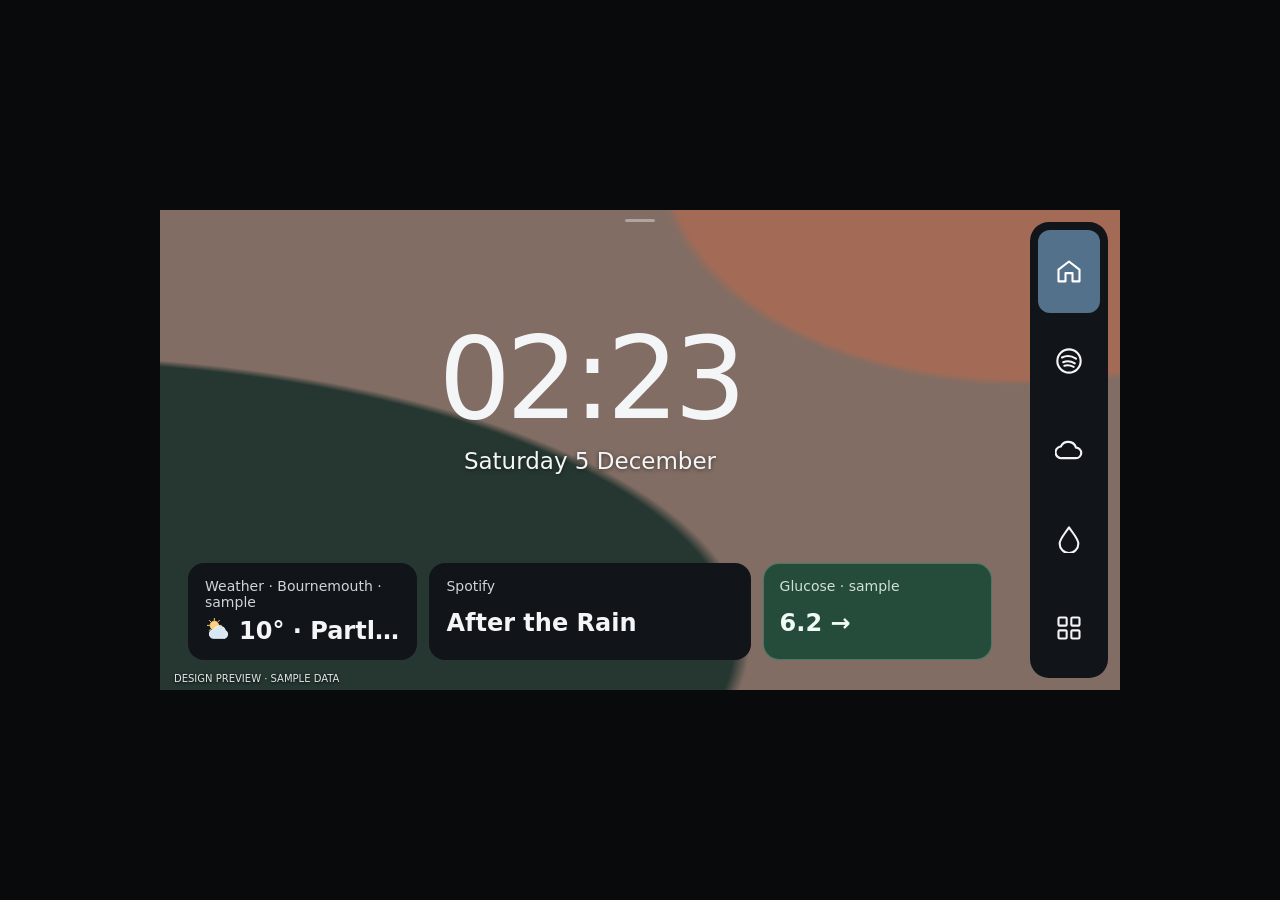
<file: Echo Show 5 Gen 1/prototype/index.html>
<!doctype html>
<html lang="en"><head><meta charset="utf-8"><meta name="viewport" content="width=device-width,initial-scale=1"><title>Desk — Echo Show prototype</title><link rel="stylesheet" href="style.css"><link rel="icon" href="favicon.svg" type="image/svg+xml"><script defer src="spotify-preview.js"></script><script defer src="playback-clock.js"></script><script defer src="spotify-live.js"></script><script defer src="album-palette.js"></script><script defer src="weather-preview.js"></script><script defer src="weather-live.js"></script><script defer src="glucose-chart.js"></script><script defer src="glucose-preview.js"></script><script defer src="glucose-live.js"></script><script defer src="app.js"></script></head>
<body><main id="screen" aria-label="960 by 480 dashboard preview">
<div id="page"></div>
<div id="shade" hidden></div>
<aside id="rail" aria-label="Navigation"></aside>
<button id="reveal" aria-label="Reveal navigation" hidden>‹</button>
<button id="quickHandle" aria-label="Open quick settings" title="Swipe down or click for browser testing"></button>
<section id="drawer" class="overlay" aria-label="Apps" hidden></section>
<section id="quick" class="overlay" aria-label="Quick settings" hidden></section>
<section id="devices" class="overlay" aria-label="Playback devices" hidden></section>
<section id="weatherDetails" class="overlay" aria-label="Forecast details" hidden></section>
<span id="demo">DESIGN PREVIEW · SAMPLE DATA</span>
<div id="dim" aria-hidden="true"></div>
</main></body></html>
</file>
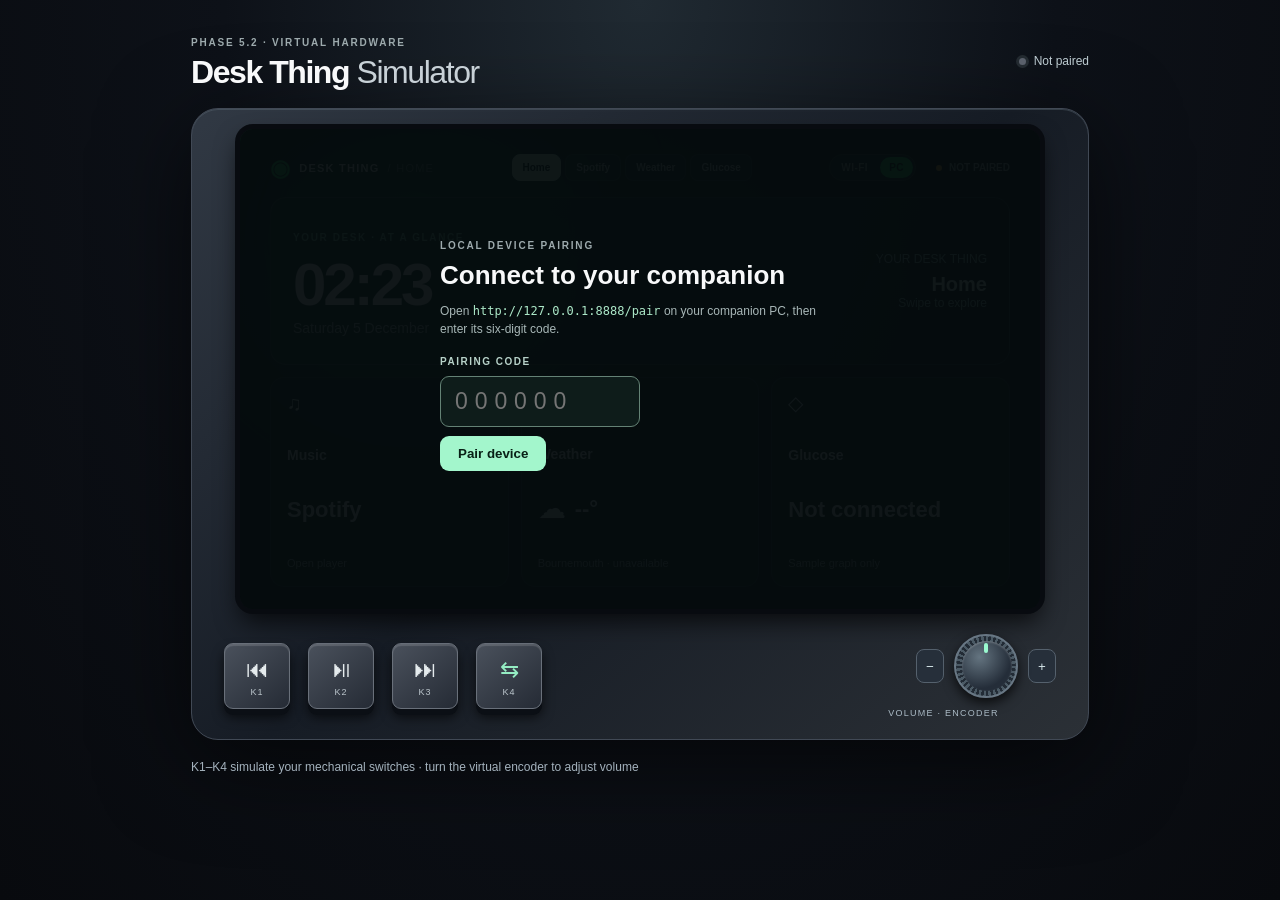
<file: templates/device.html>
<!doctype html>
<html lang="en">
<head>
<meta charset="utf-8">
<meta name="viewport" content="width=device-width,initial-scale=1">
<title>Desk Thing · Multi-Dashboard Preview</title>
<!-- The physical-device preview now uses the same screen design as the original player. -->
<link rel="stylesheet" href="/static/ui.css?v=5.1">
<link rel="stylesheet" href="/static/device.css?v=5.1">
<link rel="stylesheet" href="/static/desk-dashboard.css?v=1.1">
<script src="/static/device.js?v=5.2" defer></script>
<script src="/static/glucose-history.js?v=0.2" defer></script>
<script src="/static/glucose-chart.js?v=0.8" defer></script>
<script src="/static/desk-dashboard.js?v=1.1" defer></script>
</head>
<body>
<main class="simulator">
  <header class="intro"><div><span class="eyebrow">PHASE 5.2 · VIRTUAL HARDWARE</span><h1>Desk Thing <span>Simulator</span></h1></div><div class="connect-indicator"><i id="networkDot"></i><span id="networkText">Not paired</span></div></header>
  <div class="shell" id="shell">
    <section class="screen" aria-label="800 by 480 touchscreen simulator">
      <div class="surface">
        <header class="topbar">
          <div class="brand"><span class="brand-dot">◉</span> DESK THING <span class="brand-sub">/ SPOTIFY</span></div>
          <div class="topright"><div class="mode-switch" role="group" aria-label="Playback source"><button type="button" id="modeSpotify" class="mode-choice" aria-pressed="false">WI-FI</button><button type="button" id="modePC" class="mode-choice active" aria-pressed="true">PC</button></div><span class="connection"><i id="statusLamp"></i><span id="connectionText">PAIRING</span></span></div>
        </header>
        <div class="content">
          <div class="art-frame" id="artFrame"><div class="art-fallback" id="fallback">♫</div><img id="cover" alt="Album artwork" crossorigin="anonymous" hidden></div>
          <div class="details"><div class="overline">NOW PLAYING</div><h1 id="track">Waiting for companion</h1><p id="artist">Pair the simulated device to continue</p><p class="album" id="album"></p>
            <div class="timeline"><div class="progress-line"><div id="progressFill"></div></div><div class="time-row"><span id="elapsed">0:00</span><span id="duration">0:00</span></div></div>
            <div class="transport">
              <button id="back" type="button" class="transport-btn" aria-label="Previous track" title="Previous (K1)"><svg viewBox="0 0 24 24" aria-hidden="true"><rect x="3" y="5" width="2.5" height="14" rx=".6"/><path d="M12 5 5.8 12 12 19V5Zm8 0-6.2 7 6.2 7V5Z"/></svg></button>
              <button id="play" type="button" class="play-btn" aria-label="Play" title="Play/Pause (K2)"><svg viewBox="0 0 24 24" aria-hidden="true"><path d="M6.5 4.5c0-.5.55-.8.99-.5L19.4 11.5c.39.25.39.75 0 1L7.49 20c-.44.3-.99 0-.99-.5V4.5Z"/></svg></button>
              <button id="next" type="button" class="transport-btn" aria-label="Next track" title="Next (K3)"><svg viewBox="0 0 24 24" aria-hidden="true"><rect x="18.5" y="5" width="2.5" height="14" rx=".6"/><path d="M4 5 10.2 12 4 19V5Zm8 0 6.2 7-6.2 7V5Z"/></svg></button>
            </div>
          </div>
        </div>
        <div class="bottom"><div class="device-name"><span class="device-icon">▣</span><span id="deviceName">No playback device</span></div><div class="volume-group"><span id="volumeSource" class="volume-source">SPOTIFY</span><span class="vol-icon" id="volumeIcon" role="img" aria-label="Volume unavailable"></span><input id="volume" type="range" min="0" max="100" value="20" aria-label="Spotify volume"><span id="volumeLabel">--%</span></div></div>
        <div class="pair-overlay" id="pairOverlay"><form id="pairForm" class="pair-box"><span class="eyebrow">LOCAL DEVICE PAIRING</span><h3>Connect to your companion</h3><p>Open <code>http://127.0.0.1:8888/pair</code> on your companion PC, then enter its six-digit code.</p><label for="code">PAIRING CODE</label><input id="code" name="code" inputmode="numeric" maxlength="6" autocomplete="one-time-code" pattern="[0-9]{6}" placeholder="000000" required><button type="submit">Pair device</button><div class="pair-error" id="pairError" role="alert"></div></form></div>
      </div>
    </section>
    <div class="hardware"><div class="key-set">
      <button class="key" data-action="previous" title="Key 1 · Previous"><span>⏮</span><small>K1</small></button>
      <button class="key" data-action="toggle" title="Key 2 · Play/Pause"><span>⏯</span><small>K2</small></button>
      <button class="key" data-action="next" title="Key 3 · Next"><span>⏭</span><small>K3</small></button>
      <button class="key mode-key" data-action="mode" title="Key 4 · PC / Wi-Fi"><span>⇆</span><small>K4</small></button>
    </div><div class="knob-group"><button class="adjust" id="volDown" title="Encoder left">−</button><button id="knob" class="knob" aria-label="Volume encoder; mouse wheel adjusts volume"><span class="indicator"></span><span class="knob-core"></span></button><button class="adjust" id="volUp" title="Encoder right">+</button><small>VOLUME · ENCODER</small></div></div>
  </div>
  <footer><span id="hint" role="status">K1–K4 simulate your mechanical switches · turn the virtual encoder to adjust volume</span><button id="disconnect" hidden>Forget pairing on this browser</button></footer>
</main>
</body>
</html>
</file>
<file: Echo Show 5 Gen 1/prototype/style.css>
*{box-sizing:border-box} :root{color-scheme:dark;font:16px system-ui,sans-serif;background:#080a0c;color:#f3f5f7}
body{margin:0;min-height:100vh;display:grid;place-items:center}
button,select,input{font:inherit;color:inherit}button,select{background:var(--control);border:1px solid var(--border);border-radius:12px;padding:10px 14px;cursor:pointer}button:focus-visible,select:focus-visible,input:focus-visible{outline:2px solid #a9d5ff;outline-offset:2px}button:disabled{opacity:.45;cursor:default}[hidden]{display:none!important}
#screen{--panel:#242a31;--control:#303740;--border:#4c5560;--muted:#bac3cc;--accent:#a6c9ed;--rail-opacity:1;--neutral-surface:rgba(17,20,24,var(--rail-opacity));--speed:180ms;position:relative;width:min(960px,100vw);aspect-ratio:2/1;max-height:480px;overflow:hidden;background:#14181d;isolation:isolate}
#screen[data-theme=black]{--panel:#171717;--control:#272727;--border:#454545;--muted:#b6b6b6;--accent:#ddd;background:#080808}
#page{position:absolute;inset:0 0 0 0;padding:22px 28px 30px;overflow:hidden;display:flex;flex-direction:column;transition:right var(--speed) ease}
#screen.expanded #page{right:100px}
#screen[data-animation=none] *{transition:none!important;animation:none!important}
#screen[data-animation=fade] #page{transition:none}
#screen[data-page=home]{background:radial-gradient(ellipse at 90% -10%,#a36b56 0 29%,transparent 30%),radial-gradient(ellipse at -15% 90%,#263731 0 46%,transparent 47%),#816d64}
.home{display:flex;flex-direction:column;flex:1;justify-content:center;text-align:center;min-height:0}.clock{font-size:clamp(45px,11vw,114px);line-height:1;font-weight:300;letter-spacing:-.045em;font-variant-numeric:tabular-nums}.date{font-size:clamp(14px,2.2vw,23px);margin-top:12px;text-shadow:0 1px 4px #0008}
.tiles{display:grid;grid-template-columns:1fr 1.4fr 1fr;gap:12px;margin-top:auto}.tile{text-align:left;min-width:0;background:var(--neutral-surface);border:1px solid transparent;border-radius:16px;padding:14px 16px;display:grid;gap:7px}.tile span{font-size:14px;color:#d0d4da}.tile strong{font-size:clamp(14px,2.2vw,24px);white-space:nowrap;overflow:hidden;text-overflow:ellipsis}
#rail{position:absolute;z-index:4;right:12px;top:12px;bottom:12px;width:78px;display:flex;flex-direction:column;gap:6px;padding:8px;border-radius:19px;background:var(--neutral-surface);transform:translateX(115%);transition:transform var(--speed) ease,opacity var(--speed) ease;opacity:0;pointer-events:none}
.expanded #rail{transform:none;opacity:1;pointer-events:auto}#screen[data-animation=fade] #rail{transform:none}#screen[data-rail=edge] #rail{right:0;top:0;bottom:0;border-radius:0}#screen[data-rail=transparent]{--neutral-surface:rgba(17,20,24,calc(var(--rail-opacity)*.55))}
#rail button{min-height:48px;flex:1;display:grid;place-items:center;padding:0;border:0;background:transparent;border-radius:12px}#rail:not([data-drawer-open=true]) button[aria-current=page],#rail button[aria-expanded=true]{background:#53718b;color:white}svg.icon{width:28px;height:28px;fill:none;stroke:currentColor;stroke-width:1.8;stroke-linecap:round;stroke-linejoin:round}
#reveal{position:absolute;z-index:3;right:0;top:calc(50% - 32px);width:38px;height:64px;border:0;background:#141c20b8;border-radius:12px 0 0 12px;font-size:36px;padding:0}#quickHandle{position:absolute;z-index:3;top:0;left:calc(50% - 32px);width:64px;height:20px;background:none;border:0;padding:0}#quickHandle:after{content:"";display:block;width:30px;height:3px;margin:4px auto;border-radius:9px;background:#ffffff60}
#shade{position:absolute;inset:0;background:#0007;z-index:5}.overlay{position:absolute;z-index:6;background:var(--panel);border:1px solid var(--border);border-radius:18px;padding:18px;box-shadow:0 8px 30px #0005;overflow:auto}.overlay header{display:flex;align-items:center;justify-content:space-between;margin-bottom:14px;font-size:20px;font-weight:600}.overlay header button{padding:4px 12px;font-size:22px}#drawer{top:12px;bottom:12px;right:102px;width:350px}#quick{top:12px;left:50%;transform:translateX(-50%);width:min(590px,88%);max-height:calc(100% - 24px)}.app-grid{display:grid;grid-template-columns:1fr 1fr;gap:9px}.app-grid button{min-height:75px;display:grid;place-items:center;gap:4px;font-size:14px}.app-grid small{color:var(--muted)}
.setting{display:flex;align-items:center;justify-content:space-between;gap:12px;background:var(--panel);padding:11px 13px;border-radius:9px;margin:6px 0}.setting input[type=range]{width:130px}.setting input[type=checkbox]{width:22px;height:22px;accent-color:#83b5dc}.setting label{flex:1}.setting select{padding:5px 8px}.setting small{display:block;color:var(--muted);font-size:12px}
.settings-layout{display:grid;grid-template-columns:160px 1fr;gap:15px;min-height:0;flex:1}.categories{display:flex;flex-direction:column;gap:6px;overflow:auto}.categories button{text-align:left;padding:10px}.categories button.active{background:#46647d}.details{overflow:auto;min-width:0;padding-right:5px}h1{margin:0 0 14px;font-size:25px}h2{font-size:20px;margin:0 0 9px}.placeholder{margin:auto;max-width:490px;text-align:center;color:var(--muted)}.placeholder h1{color:#f1f4f8}
html[data-device-gateway="1"] #demo{display:none}
#demo{position:absolute;left:14px;bottom:6px;font-size:10px;color:#e3e8eb;text-shadow:0 1px 3px #000;pointer-events:none;z-index:7}#dim{position:absolute;inset:0;background:#000;opacity:0;pointer-events:none;z-index:8}
@media(prefers-reduced-motion:reduce){*{transition:none!important;animation:none!important}}
@media(max-width:700px){#screen{width:960px;max-height:none;flex:none}body{display:block;overflow:auto}}
/* Spotify preview, 960 x 480, no permanent volume control. */
#screen[data-page=spotify]{--spotify-accent:#26d765;background:linear-gradient(125deg,var(--album-color,#344e49),var(--album-dark,#10191c) 72%);color:#f1faf6}
#screen[data-page=spotify][data-spotify-background=art]{background:radial-gradient(ellipse at 15% 25%,var(--album-color),transparent 65%),linear-gradient(135deg,var(--album-dark),#101514)}
#screen[data-page=spotify][data-spotify-background=theme]{background:#14181d}
#screen[data-page=spotify][data-spotify-background=theme][data-theme=black]{background:#080808}
#screen[data-page=spotify] #page{padding:19px 39px 30px 26px}
.spotify-header{display:flex;justify-content:space-between;align-items:center;height:43px;flex-shrink:0;margin-bottom:12px;font-size:14px;letter-spacing:2px;color:#deebe5}
.spotify-header select{letter-spacing:0;min-width:0;width:fit-content;max-width:70%;padding:7px 12px;background:#111c19b8;border-color:#ffffff35}
.spotify-layout{display:grid;grid-template-columns:minmax(0,39%) minmax(0,1fr);align-items:center;gap:22px;flex:1;min-height:0}
.album{aspect-ratio:1;max-height:100%;overflow:hidden;border-radius:17px;box-shadow:0 8px 24px #0004}.album svg{display:block;width:100%;height:100%}
.player{min-width:0;display:flex;flex-direction:column;gap:17px;justify-content:center}.song{min-width:0}.song small{font-size:11px;letter-spacing:1.6px;color:#c2d6cc}.song h1{font-size:34px;margin:6px 0 4px;overflow:hidden;text-overflow:ellipsis;white-space:nowrap}.song>div{font-size:18px;color:#d2dfd8}.timeline{min-width:0}.timeline input{display:block;width:100%;height:27px;margin:0;accent-color:#c6e9d3;cursor:pointer;touch-action:none}.times{display:flex;justify-content:space-between;color:#d6e3db;font-size:12px}
.transport{display:flex;justify-content:space-between;align-items:center;gap:6px}.transport button{position:relative;width:49px;height:49px;background:transparent;border:0;display:grid;place-items:center;padding:0;color:#eef8f1}.transport button .icon{width:27px;height:27px}.transport button[aria-pressed=true]{color:#a9e8bb;background:#ffffff18}.transport button.play{width:70px;height:70px;border-radius:50%;background:#e3f1e8;color:#23372d}.transport button.play .icon{width:34px;height:34px}#repeatOne{position:absolute;right:5px;bottom:3px;font-size:11px}
.player-bottom{display:flex;gap:9px;align-items:center}.player-bottom button{height:49px;display:flex;align-items:center;gap:10px;border-color:#ffffff25;background:#172820b5}.player-bottom #deviceSelect{min-width:0;flex:1;text-align:left;padding:5px 12px;gap:8px}.player-bottom #deviceLabel{flex:1;min-width:0;overflow:hidden;white-space:nowrap;text-overflow:ellipsis;font-size:14px;line-height:1.2}.player-bottom #deviceSelect .icon{width:23px;height:23px;flex:none}.player-bottom #saveSong{width:52px;justify-content:center;padding:0}.player-bottom #saveSong[aria-pressed=true]{color:var(--spotify-accent)}.chevron{margin-left:auto}
#devices{top:50%;left:50%;transform:translate(-50%,-50%);width:min(570px,85%);max-height:90%}.device-note{font-size:12px;color:var(--muted)}.device-option{width:100%;display:flex;align-items:center;gap:12px;text-align:left;margin:8px 0;min-height:55px}.device-option span:last-child{margin-left:auto;font-size:12px;color:var(--muted)}.device-option[aria-pressed=true]{border-color:#9cceae;background:#365346}
#quickHandle,#reveal{touch-action:none}#screen{touch-action:pan-y}

/* Neutral album-adaptive controls, bare save icon. */
#screen[data-page=spotify] .spotify-header select,#screen[data-page=spotify] .player-bottom #deviceSelect{background:rgba(255,255,255,.10);border-color:rgba(255,255,255,.19);color:#fff}
#screen[data-page=spotify] .spotify-header select option{background:#252525;color:#fff}
#screen[data-page=spotify] .player-bottom #saveSong{background:transparent;border:0;color:#fff}
#screen[data-page=spotify] .player-bottom #saveSong[aria-pressed=true]{color:var(--spotify-accent)}
#screen[data-page=spotify] .player-bottom #deviceLabel{color:var(--spotify-accent)}
#screen[data-page=spotify] .player-bottom #deviceSelect .device-icon{color:var(--spotify-accent);width:23px;height:23px}
#screen[data-page=spotify] .player-bottom #deviceSelect>.dropdown-chevron{margin-left:auto}
#screen[data-page=spotify] #devices .device-option[aria-pressed=true],#screen[data-page=spotify] #devices .device-option[aria-pressed=true] span{color:var(--spotify-accent)}
#screen[data-page=spotify] .player-bottom #saveSong .icon{width:32px;height:32px}
#screen[data-page=spotify] .transport button[aria-pressed=true]{color:#a8efc2}
#screen[data-page=spotify] #playStatus{color:#e0e0e0}
#screen[data-page=spotify] #reveal{background:#15151585}
#screen[data-page=spotify] .album img{display:block;width:100%;height:100%;object-fit:contain}
.live-link{color:#e3f1e8;text-decoration:underline;font-size:14px;display:inline-block;margin-top:10px}.live-error{font-size:13px;color:#ffd5ac;margin:0;min-height:0}.live-error:empty{display:none}

/* Real album artwork: small colour sample, no live blur. */
#screen[data-page=spotify][data-spotify-background=art]{
 background-color:var(--album-dark,#15171a);
 background-image:linear-gradient(110deg,rgba(10,12,14,.76),rgba(10,12,14,.91)),var(--album-image,none),radial-gradient(ellipse at 15% 25%,var(--album-color,#40434c),var(--album-dark,#15171a));
 background-position:center;
 background-size:cover;
 background-repeat:no-repeat;
}
#screen[data-page=spotify][data-spotify-background=album]{
 background:linear-gradient(125deg,var(--album-color,#40434c),var(--album-dark,#15171a) 78%);
}
#screen[data-page=spotify] .album{background:rgba(255,255,255,.04)}
#screen[data-page=spotify] .album .placeholder{height:100%;display:grid;place-items:center;margin:0;max-width:none}

/* Weather, fixed 960x480 preview. Static local vector scene, no animated filters. */
#screen[data-page=weather]{background:linear-gradient(130deg,#152a41a8,#101e34dc),url("weather-sky.svg") center/cover no-repeat,#395b78;color:#f7fbff;touch-action:auto}
#screen[data-page=weather][data-weather-condition=clear]{background-color:#437899}
#screen[data-page=weather][data-weather-condition=rain],#screen[data-page=weather][data-weather-condition=storm]{background:linear-gradient(135deg,#24384b,#101a29)}
#screen[data-page=weather][data-weather-condition=night]{background:linear-gradient(135deg,#293759,#111625)}
#screen[data-page=weather][data-weather-condition=snow],#screen[data-page=weather][data-weather-condition=fog]{background:linear-gradient(135deg,#627689,#233447)}
#screen[data-page=weather] #page{padding:18px 44px 26px 26px;gap:8px}
.weather-title{display:flex;justify-content:space-between;align-items:center;font-size:13px;letter-spacing:1.7px;flex-shrink:0}
.weather-title small{font-size:11px;letter-spacing:0;color:#d4e0ee}
.weather-current{display:flex;align-items:center;justify-content:center;gap:20px;flex:1;min-height:110px}
.weather-current .weather-symbol{width:112px;height:112px;flex:none}
.weather-temp{font-size:82px;font-weight:300;line-height:.98;letter-spacing:-4px}
.weather-condition{font-size:18px;margin-top:5px;color:#e0eaf4}
.weather-stats{display:grid;grid-template-columns:repeat(5,minmax(0,1fr));gap:8px;flex:none}
.weather-stats>div{background:#13253b80;border:1px solid #ffffff18;border-radius:10px;min-width:0;text-align:center;padding:9px 4px;display:grid;gap:5px}
.weather-stats span{font-size:12px;color:#c9dbed}.weather-stats strong{font-size:20px;font-weight:550;white-space:nowrap}
.forecast-heading{display:flex;align-items:center;justify-content:space-between;letter-spacing:1.2px;font-size:11px;color:#d6e5f3;min-height:28px;flex:none}
.forecast-heading>div{display:flex;gap:5px}.forecast-heading button{height:30px;width:38px;padding:0;font-size:22px;background:#ffffff12;border-color:#ffffff30;line-height:1}
.forecast-days{display:flex;gap:10px;overflow-x:auto;scroll-snap-type:x proximity;scrollbar-width:thin;touch-action:pan-x;flex:none;padding:2px 0 5px}
.forecast-day{flex:0 0 calc((100% - 20px)/3);min-width:0;scroll-snap-align:start;display:flex;align-items:center;flex-direction:column;gap:2px;height:132px;padding:8px 5px;background:#13253bad;border-color:#ffffff24;color:#f4faff}
.forecast-day>span{font-size:14px}.forecast-day .weather-symbol{width:42px;height:42px}.forecast-day strong{font-size:22px;font-weight:600;white-space:nowrap}.forecast-day small{font-size:12px;color:#c4d6e7}.forecast-day strong small{font-size:16px;font-weight:400}
#weatherDetails{inset:22px 50px;max-height:calc(100% - 44px);background:#1d2e41;border-color:#64788b}
#weatherDetails header{margin-bottom:8px}.weather-detail-summary{display:flex;gap:17px;align-items:center;padding:6px 10px 12px;border-bottom:1px solid #ffffff22}
.weather-detail-summary .weather-symbol{width:80px;height:80px;flex:none}.weather-detail-summary strong{display:block;font-size:34px;font-weight:500}.weather-detail-summary span{font-size:15px;color:#c8d9e9}.detail-rain{margin-left:auto;text-align:right}
.hourly-days{display:grid;grid-template-columns:repeat(6,1fr);gap:7px}.hourly-days>div{display:grid;justify-items:center;gap:5px;padding:10px 2px;border-radius:10px;background:#ffffff09}
.hourly-days span,.hourly-days small{font-size:12px;color:#c8d9e9}.hourly-days strong{font-size:20px}.hourly-days .weather-symbol{width:40px;height:40px}
.weather-detail-footer{display:flex;justify-content:space-between;padding-top:16px;font-size:13px;color:#c8d9e9}
.tile .home-weather{display:flex;align-items:center;gap:6px}.tile .home-weather .weather-symbol{width:28px;height:28px;flex:none}.tile .home-weather span{font-size:inherit;color:inherit;overflow:hidden;text-overflow:ellipsis}

/* Weather review: upcoming hours by default; daily forecast remains accessible. */
.weather-forecast-heading{gap:10px}.weather-forecast-heading>span{margin-left:auto;text-align:right}
.forecast-heading .forecast-tabs{gap:3px;background:#12223685;border-radius:9px;padding:3px;flex:none}
.forecast-heading .forecast-tabs button{width:auto;padding:0 14px;font-size:12px;height:28px;border:0;border-radius:7px;background:transparent}
.forecast-heading .forecast-tabs button[aria-pressed=true]{background:#ffffff24;color:#fff}
.forecast-hours .hour-card,.hourly-days .hour-card{flex:0 0 calc((100% - 50px)/6);min-width:0;display:flex;flex-direction:column;align-items:center;justify-content:center;gap:3px;border-radius:10px;background:#13253bad;border:1px solid #ffffff1a;scroll-snap-align:start;padding:5px 3px;color:#f4faff}
.forecast-hours .hour-card{height:132px}.hour-card>span{font-size:13px;white-space:nowrap}.hour-card .hour-date{font-size:10px;color:#c9dbed;line-height:12px}.hour-card .weather-symbol{width:37px;height:37px}.hour-card strong{font-size:22px;font-weight:600}.hour-card small{font-size:11px;color:#c4d6e7}
#weatherDetails:not([hidden]){display:flex;flex-direction:column;gap:8px;padding:16px 18px}
#weatherDetails header{margin:0;flex:none}.weather-detail-summary{padding:0 8px 8px;flex:none}.weather-detail-summary .weather-symbol{width:68px;height:68px}
#weatherDetails .hourly-days{display:flex;flex:1;min-height:125px;gap:8px;overflow-x:auto;overflow-y:hidden;scroll-snap-type:x proximity;touch-action:pan-x;scrollbar-width:thin;padding-bottom:4px}
#weatherDetails .hourly-days .hour-card{flex-basis:calc((100% - 40px)/6);background:#ffffff09}
#weatherDetails .hourly-days .weather-symbol{width:46px;height:46px}
.weather-detail-stats{display:grid;grid-template-columns:repeat(auto-fit,minmax(95px,1fr));gap:7px;flex:none}
.weather-detail-stats>div{display:grid;gap:5px;justify-items:center;padding:12px 4px;background:#ffffff0b;border:1px solid #ffffff14;border-radius:9px}
.weather-detail-stats span{font-size:11px;color:#c8d9e9}.weather-detail-stats strong{font-size:19px;font-weight:550}

#screen[data-page=weather][data-weather-condition=partlyNight],#screen[data-page=weather][data-weather-condition=night]{background:linear-gradient(135deg,#293759,#111625)}
#screen[data-page=weather][data-weather-condition=unknown]{background:linear-gradient(135deg,#303945,#17212d)}

/* Touch-first forecast controls. Hide scrollbar chrome without disabling overflow. */
.weather-forecast-heading #weatherView{
 min-width:120px;height:34px;padding:5px 12px;border-radius:12px;
 background:rgba(255,255,255,.10);border:1px solid rgba(255,255,255,.19);
 color:#fff;font-size:14px;letter-spacing:0;
}
.weather-forecast-heading #weatherView option{background:#243449;color:#fff}
#forecastDays,#weatherDetails #detailHours{
 scrollbar-width:none;-ms-overflow-style:none;overflow-x:auto;
 overscroll-behavior-x:contain;touch-action:pan-x;user-select:none;
 -webkit-user-select:none;padding:3px 2px 3px;
}
#forecastDays::-webkit-scrollbar,#weatherDetails #detailHours::-webkit-scrollbar{display:none;width:0;height:0}
#forecastDays.forecast-dragging,#weatherDetails #detailHours.forecast-dragging{scroll-snap-type:none;cursor:grabbing}
#forecastDays.forecast-dragging *,#weatherDetails #detailHours.forecast-dragging *{cursor:grabbing}

/* Glucose status palette is independent of the page background preference.
 * Home and the reading card share it; the graph is always neutral and high contrast. */
#screen{
 --glu-status-bg:#30363d;--glu-status-edge:#747e89;--glu-status-ink:#f3f5f7;
 --glu-status-muted:#d0d4da;--glu-status-arrow:#f3f5f7;
 --glu-dynamic-bg:#292e35;--glu-dynamic-end:#14181d
}
#screen[data-glucose-band=range]{
 --glu-status-bg:#254c3b;--glu-status-edge:#6aa18a88;--glu-status-ink:#effbf4;
 --glu-status-muted:#d0e0d7;--glu-status-arrow:#a9f3c5;
 --glu-dynamic-bg:#122e23;--glu-dynamic-end:#0b1b15
}
#screen[data-glucose-band=low]{
 --glu-status-bg:#a5263c;--glu-status-edge:#ffb7c088;--glu-status-ink:#fff;
 --glu-status-muted:#fff;--glu-status-arrow:#fff0f2;
 --glu-dynamic-bg:#6d1725;--glu-dynamic-end:#390e17
}
#screen[data-glucose-band=above]{
 --glu-status-bg:#ffbb00;--glu-status-edge:#ffda72;--glu-status-ink:#211600;
 --glu-status-muted:#352300;--glu-status-arrow:#211600;
 --glu-dynamic-bg:#795100;--glu-dynamic-end:#543900
}
#screen[data-glucose-band=high]{
 --glu-status-bg:#c24b00;--glu-status-edge:#ff9a4a;--glu-status-ink:#fff;
 --glu-status-muted:#fff;--glu-status-arrow:#fff;
 --glu-dynamic-bg:#913700;--glu-dynamic-end:#632600
}
#screen[data-page=glucose]{
 --glu-bg:#122e23;--glu-bg-end:#0b1b15;--glu-footer:#f0f2f4;
 background:linear-gradient(135deg,var(--glu-bg),var(--glu-bg-end));color:#f3f5f7
}
#screen[data-page=glucose][data-glucose-background=theme]{--glu-bg:#292e35;--glu-bg-end:#14181d}
#screen[data-page=glucose][data-glucose-background=theme][data-theme=black]{--glu-bg:#080808;--glu-bg-end:#080808}
#screen[data-page=glucose][data-glucose-background=dynamic]{--glu-bg:var(--glu-dynamic-bg);--glu-bg-end:var(--glu-dynamic-end)}
#screen[data-page=glucose] #page{padding:18px 44px 26px 26px;gap:10px}
.glucose-header{display:flex;justify-content:space-between;align-items:center;flex:none;min-height:38px}
.glucose-sample{font-size:11px;letter-spacing:1px;color:var(--glu-footer)}
.glucose-header select,.glucose-chart-controls select{min-height:34px;padding:5px 12px;border-radius:10px;background:#ffffff16;border:1px solid #ffffff30;color:#f1faf4;font-size:14px}
.glucose-header select{min-width:120px}.glucose-header select option{background:#303030;color:#fff}.glucose-chart-controls select option{background:#30363d;color:#fff}
.glucose-layout{display:grid;grid-template-columns:minmax(0,2fr) minmax(0,3fr);gap:14px;flex:1;min-height:0}
.glucose-layout[data-view=live],.glucose-layout[data-view=graph]{grid-template-columns:minmax(0,1fr)}
.glucose-card{min-width:0;min-height:0;border:1px solid #626b75;border-radius:17px;background:#252a30;color:#fff;overflow:hidden}
.glucose-reading{display:flex;align-items:center;justify-content:center;flex-direction:column;gap:10px;padding:12px;background:var(--glu-status-bg);border-color:var(--glu-status-edge);color:var(--glu-status-ink)}
.glucose-number{display:flex;align-items:center;justify-content:center;gap:16px;max-width:100%;white-space:nowrap}
.glucose-number strong{font-size:clamp(48px,8vw,84px);font-weight:650;line-height:1;letter-spacing:-3px;font-variant-numeric:tabular-nums}
.glucose-arrow{font-size:52px;color:var(--glu-status-arrow);line-height:1}
.glucose-unit{font-size:17px;color:var(--glu-status-muted)}.glucose-reading small{font-size:13px;color:var(--glu-status-muted)}
.glucose-layout[data-view=live] .glucose-number strong{font-size:116px}.glucose-layout[data-view=live] .glucose-arrow{font-size:76px}
.glucose-layout[data-view=live] .glucose-unit{font-size:21px}
.glucose-graph{display:flex;flex-direction:column;padding:12px;gap:8px;background:#252a30}
.glucose-chart-controls{display:flex;justify-content:flex-end;gap:7px;flex:none}
#glucosePlot{width:100%;height:100%;min-height:0;flex:1;display:block}
.glucose-footer{font-size:11px;color:var(--glu-footer);flex:none}

.glucose-sample[data-status=stale],.glucose-sample[data-status=unavailable],.glucose-sample[data-status=configuration_error],.glucose-sample[data-status=not_configured]{color:#f6d1a4}
.glucose-sample[data-status=live]{color:#f3f5f7}
.glucose-graph{position:relative}
.glucose-empty{position:absolute;inset:50px 12px 12px;display:grid;place-items:center;font-size:14px;color:#e3e7ec;pointer-events:none}

/* Fixed chart palette: white trace and labels, neutral graph panel in every mode. */
#screen[data-page=glucose] .glucose-chart-controls select{color:#fff;background:#ffffff16;border-color:#ffffff30}
#glucosePlot .glu-grid{stroke:#ffffff32}
#glucosePlot .glu-band-edge{stroke:#4ade8080}
#glucosePlot .glu-band{fill:#4ade80;fill-opacity:.22}
#glucosePlot .glu-now{stroke:#d4d9e0}
#glucosePlot .glu-trace{stroke:#fff}
#glucosePlot .glu-dot{fill:#fff;stroke:#252a30}
#glucosePlot .glu-label{fill:#fff}
/* The Home tile keeps status colour even if the global theme is changed. */
#screen[data-page=home] .tile[data-page=glucose]{background:var(--glu-status-bg);border-color:var(--glu-status-edge);color:var(--glu-status-ink)}
#screen[data-page=home] .tile[data-page=glucose] span{color:var(--glu-status-muted)}

/* App shortcuts: bounded rail pins and touch-friendly order controls. */
.app-help{color:var(--muted);font-size:13px;line-height:1.4;margin:8px 0}
.app-capacity{font-size:13px;color:var(--accent);margin:6px 0 10px}
.app-order-row{gap:8px;padding:7px 9px;min-height:52px}
.app-order-name{display:flex;align-items:center;gap:8px;flex:1;min-width:0}
.app-order-name .icon{width:22px;height:22px;flex:none}
.app-order-name strong{font-size:14px;overflow-wrap:anywhere}
.app-order-row .app-pin{flex:none;display:flex;align-items:center;gap:5px;min-height:44px;font-size:13px}
.app-order-controls{display:flex;gap:5px}
.app-order-controls button{min-width:44px;min-height:44px;padding:0;font-size:19px}
.app-order-controls button:disabled,.app-pin:has(input:disabled){opacity:.45}

/* Settings: hide scrollbar chrome, preserve native vertical scrolling. */
#screen[data-page=settings] .categories,
#screen[data-page=settings] .details,
#quick{
  overflow-y:auto;
  overflow-x:hidden;
  min-height:0;
  scrollbar-width:none;
  -ms-overflow-style:none;
  overscroll-behavior-y:contain;
}
#screen[data-page=settings] .categories::-webkit-scrollbar,
#screen[data-page=settings] .details::-webkit-scrollbar,
#quick::-webkit-scrollbar{display:none;width:0;height:0}
#screen[data-page=settings] .categories>button{flex-shrink:0}

/* Home presets: one fixed layout and one wallpaper, original default unchanged. */
#screen[data-page=home][data-home-wallpaper=ocean]{background:linear-gradient(140deg,#132e45,#304e63 55%,#14252e)}
#screen[data-page=home][data-home-wallpaper=dusk]{background:linear-gradient(145deg,#261f35,#633e51 60%,#303047)}
#screen[data-page=home][data-home-wallpaper=forest]{background:linear-gradient(135deg,#132b27,#355249 60%,#1a2c2a)}
#screen[data-page=home][data-home-wallpaper=solid]{background:#14181d}
#screen[data-page=home][data-home-wallpaper=solid][data-theme=black]{background:#080808}
#screen[data-page=home][data-home-layout=minimal] .tiles{display:none}
#screen[data-page=home][data-home-layout=split] #page{display:grid;grid-template-columns:minmax(0,1fr) minmax(0,.95fr);align-items:center;gap:20px;padding-right:44px}
#screen[data-page=home][data-home-layout=split] .tiles{grid-template-columns:minmax(0,1fr);margin:0;gap:10px}
#screen[data-page=home][data-home-layout=split] .clock{font-size:clamp(42px,8vw,76px)}
#screen[data-page=home][data-home-clock=bold] .clock{font-weight:750}
#screen[data-page=home][data-home-clock=blocks] .clock{display:flex;align-items:center;justify-content:center;gap:6px;font-weight:500;font-size:clamp(44px,9vw,90px)}
#screen[data-page=home][data-home-clock=blocks] .clock>span:not(.clock-colon){padding:8px 12px;border-radius:14px;background:#10171caa;border:1px solid #ffffff24}
#screen[data-page=home][data-home-clock=blocks][data-home-layout=split] .clock{font-size:clamp(35px,6vw,62px)}
#screen[data-page=home][data-home-clock=blocks][data-home-layout=split] .clock>span:not(.clock-colon){padding:7px}
#screen[data-page=home][data-home-clock=analogue] .clock{display:flex;justify-content:center;align-items:center}
.analogue-face{position:relative;width:clamp(130px,23vw,215px);aspect-ratio:1;border:2px solid #ffffff80;border-radius:50%;background:#10171c80;box-shadow:0 6px 18px #0003}
.clock-mark{position:absolute;font-style:normal;font-size:15px;font-weight:500;line-height:1;letter-spacing:0}
.clock-mark.m12{top:8%;left:50%;transform:translateX(-50%)}.clock-mark.m6{bottom:8%;left:50%;transform:translateX(-50%)}.clock-mark.m3{right:8%;top:50%;transform:translateY(-50%)}.clock-mark.m9{left:8%;top:50%;transform:translateY(-50%)}
.clock-hand{position:absolute;left:50%;bottom:50%;border-radius:5px;transform-origin:50% 100%;background:#fff;width:4px}
.hour-hand{height:27%;transform:translateX(-50%) rotate(var(--hour-angle,0deg))}
.minute-hand{height:37%;width:3px;transform:translateX(-50%) rotate(var(--minute-angle,0deg))}
.clock-pin{position:absolute;width:9px;height:9px;border-radius:50%;background:#fff;top:50%;left:50%;transform:translate(-50%,-50%)}

/* Night mode remains a visual overlay, never a page change or hardware power action. */
.setting input[type=time]{background:var(--control);border:1px solid var(--border);border-radius:9px;padding:7px 9px;min-height:40px;color:inherit}
.night-status{font-size:13px;color:var(--muted);margin:5px 0 10px}

/* Calendar: fixed month grid and native scrollable agenda at 960x480. */
#screen[data-page=calendar] #page{padding:24px 36px 27px 24px}
.cal-layout{display:grid;grid-template-columns:minmax(0,1.25fr) minmax(0,1fr);gap:14px;flex:1;min-height:0}
.cal-month{display:flex;flex-direction:column;min-width:0;min-height:0}
.cal-month header{display:flex;align-items:center;justify-content:space-between;gap:6px;margin-bottom:10px;flex-wrap:wrap}
.cal-month h1{font-size:21px;margin:0}
.cal-nav{display:flex;gap:5px}
.cal-nav button{padding:6px 10px;min-height:40px;font-size:15px}
.cal-grid{display:grid;grid-template-columns:repeat(7,minmax(0,1fr));grid-template-rows:24px repeat(6,minmax(0,1fr));gap:3px;flex:1;min-height:0}
.cal-weekday{font-size:12px;text-align:center;color:var(--muted)}
.cal-grid button{position:relative;min-width:0;min-height:0;padding:0;border:1px solid transparent;background:transparent;font-size:16px;border-radius:8px}
.cal-grid button.outside{color:var(--muted);opacity:.55}
.cal-grid button[aria-current=date]{border-color:var(--accent)}
.cal-grid button[aria-pressed=true]{background:#46647d;color:#fff;opacity:1}
.cal-grid button i{position:absolute;width:5px;height:5px;bottom:4px;left:calc(50% - 2.5px);border-radius:50%;background:var(--accent)}
.cal-agenda{background:var(--panel);border:1px solid var(--border);border-radius:14px;padding:15px;min-width:0;min-height:0;overflow-y:auto;overflow-x:hidden;scrollbar-width:none;overscroll-behavior-y:contain}
.cal-agenda::-webkit-scrollbar{display:none}
.cal-agenda h2{font-size:19px;margin:0 0 8px}
.cal-agenda h3{font-size:13px;color:var(--muted);margin:15px 0 8px}
.cal-source,.cal-empty,.cal-event-date{font-size:13px;color:var(--muted);line-height:1.5}
.cal-event{display:grid;gap:5px;background:var(--control);border-left:3px solid var(--accent);border-radius:8px;padding:10px;margin:7px 0 12px;overflow-wrap:anywhere}
.cal-event small{font-size:12px;color:var(--muted)}
.cal-event strong{font-size:16px}

/* Public calendar source colours, independent of global background. */
.cal-grid button .cal-dots{display:flex;justify-content:center;gap:4px;position:absolute;bottom:4px;left:0;right:0;pointer-events:none}
.cal-grid button .cal-dots i{position:static;width:5px;height:5px;background:var(--accent)}
.cal-grid button i[data-cal-kind=holiday],.cal-legend span[data-cal-kind=holiday]::before{background:#69b6ef}
.cal-grid button i[data-cal-kind=observance],.cal-legend span[data-cal-kind=observance]::before{background:#7dcb7d}
.cal-grid button i[data-cal-kind=f1],.cal-legend span[data-cal-kind=f1]::before{background:#ff6363}
.cal-event[data-cal-kind=holiday]{border-left-color:#69b6ef}.cal-event[data-cal-kind=observance]{border-left-color:#7dcb7d}.cal-event[data-cal-kind=f1]{border-left-color:#ff6363}
.cal-legend{display:flex;flex-wrap:wrap;gap:8px;font-size:11px;color:var(--muted);margin-bottom:10px}
.cal-legend span::before{content:"";display:inline-block;width:7px;height:7px;border-radius:50%;margin-right:4px}
.cal-attribution{font-size:11px}

/* Month swipes are handled only inside the calendar grid; agenda retains native vertical scrolling. */
.cal-grid{touch-action:none;user-select:none;-webkit-user-select:none}
.cal-agenda{touch-action:pan-y}

/* Read-only system dashboard. */
#screen[data-page=system] #page{padding:23px 36px 26px 24px;gap:10px}
.sys-header{display:flex;justify-content:space-between;align-items:center;gap:8px}.sys-header h1{margin:0;font-size:24px}.sys-header small{font-size:11px;color:var(--muted)}
.sys-layout{display:grid;grid-template-columns:minmax(0,1fr) minmax(0,1fr);gap:12px;flex:1;min-height:0}
.sys-panel{background:var(--panel);border:1px solid var(--border);border-radius:14px;padding:14px;min-width:0;min-height:0;overflow:auto;scrollbar-width:none;overscroll-behavior-y:contain;touch-action:pan-y}.sys-panel::-webkit-scrollbar{display:none}
.sys-panel h2{font-size:18px;margin:0 0 6px}.sys-host{font-size:12px;color:var(--muted);margin:0 0 10px;overflow-wrap:anywhere}
.sys-metric{margin:9px 0}.sys-metric>div:first-child,.sys-stat,.sys-service{display:flex;justify-content:space-between;align-items:center;gap:8px;font-size:14px}
.sys-meter{height:7px;background:var(--control);border-radius:8px;overflow:hidden;margin:5px 0}.sys-meter i{display:block;height:100%;background:var(--accent);border-radius:8px}.sys-metric small,.sys-note{font-size:11px;color:var(--muted)}
.sys-facts{border-top:1px solid var(--border);padding-top:7px}.sys-stat{margin:7px 0}.sys-stat span{color:var(--muted)}
.sys-service{padding:10px 0;border-bottom:1px solid var(--border)}.sys-state{display:flex;align-items:center;gap:5px;font-size:12px;color:var(--muted);text-align:right}.sys-state i{width:7px;height:7px;border-radius:50%;background:currentColor;flex:none}
.sys-state[data-state=ok]{color:#92d2a2}.sys-state[data-state=warn]{color:#f0c574}.sys-state[data-state=bad]{color:#ff9696}
.sys-display{margin-top:12px;background:var(--control);border-radius:9px;padding:9px;font-size:13px}.sys-display p{font-size:12px;color:var(--muted);margin:5px 0}.sys-note{display:block;margin-top:8px}


/* Compact landscape: Echo Show physical 960x480 reports 788x394 CSS pixels.
 * Preserve normal preview and existing Home/Glucose styling. */
@media (min-width:701px) and (max-width:840px),
       (min-width:701px) and (max-height:420px) and (orientation:landscape) {
  #screen[data-page=weather] #page {
    padding:16px 44px 24px 22px;
    gap:6px;
    overflow-y:auto;
    scrollbar-width:none;
  }
  #screen[data-page=weather] #page::-webkit-scrollbar{display:none}
  .weather-current{min-height:84px;gap:14px}
  .weather-current .weather-symbol{width:76px;height:76px}
  .weather-temp{font-size:60px;letter-spacing:-2px}
  .weather-condition{font-size:15px;margin-top:3px}
  .weather-stats{gap:6px}
  .weather-stats>div{padding:6px 3px;gap:3px}
  .weather-stats span{font-size:11px}
  .weather-stats strong{font-size:17px}
  .weather-forecast-heading #weatherView{height:30px;padding:3px 10px;font-size:13px}
  .forecast-day,.forecast-hours .hour-card{height:108px;padding:5px 3px;gap:2px}
  .forecast-day .weather-symbol,.hour-card .weather-symbol{width:30px;height:30px}
  .forecast-day>span,.hour-card>span{font-size:12px}
  .forecast-day strong,.hour-card strong{font-size:18px}
  .forecast-day strong small{font-size:13px}
  .forecast-day small,.hour-card small{font-size:11px}
  .hour-card .hour-date{font-size:10px;line-height:11px}
  #weatherDetails{inset:14px 34px 24px;max-height:none;overflow-y:auto;overscroll-behavior-y:contain;touch-action:pan-y}
  #weatherDetails:not([hidden]){padding:10px 14px;gap:6px}
  #weatherDetails header{font-size:18px}
  #weatherDetails header button{padding:2px 10px;min-height:32px}
  #weatherDetails .weather-detail-summary{padding:0 4px 6px;gap:10px}
  #weatherDetails .weather-detail-summary .weather-symbol{width:48px;height:48px}
  #weatherDetails .weather-detail-summary strong{font-size:28px}
  #weatherDetails .weather-detail-summary span{font-size:13px}
  #weatherDetails .forecast-heading{min-height:20px}
  #weatherDetails .hourly-days{min-height:112px;gap:6px}
  #weatherDetails .hourly-days .hour-card{flex-basis:calc((100% - 30px)/6);gap:2px;padding:4px 2px}
  #weatherDetails .hourly-days .weather-symbol{width:30px;height:30px}
  #weatherDetails .weather-detail-stats{grid-template-columns:repeat(6,minmax(0,1fr));gap:5px}
  .weather-detail-stats>div{min-width:0;padding:6px 2px;gap:3px}
  .weather-detail-stats span{font-size:10px;text-align:center}
  .weather-detail-stats strong{font-size:15px;white-space:nowrap}
  /* Calendar keeps six full weeks and a separately scrollable agenda. */
  #screen[data-page=calendar] #page{padding:18px 36px 24px 20px}
  .cal-layout{gap:10px}
  .cal-month header{margin-bottom:6px}
  .cal-month h1{font-size:19px}
  .cal-nav button{min-height:34px;padding:4px 8px;font-size:13px}
  .cal-grid{grid-template-rows:20px repeat(6,minmax(0,1fr))}
  .cal-agenda{padding:10px}
  .cal-agenda h2{font-size:17px;margin-bottom:6px}
  .cal-source,.cal-empty,.cal-event-date{font-size:12px;line-height:1.35}
  .cal-source{margin:6px 0}
  .cal-event{gap:3px;padding:7px;margin:5px 0 8px}
  .cal-event strong{font-size:14px}
  .cal-event small{font-size:11px}
  .cal-legend{gap:5px;margin-bottom:6px}
  /* System panels retain native scrolling for diagnostics beyond the first view. */
  #screen[data-page=system] #page{padding:18px 36px 24px 20px;gap:7px}
  .sys-header h1{font-size:21px}
  .sys-layout{gap:9px}
  .sys-panel{padding:10px}
  .sys-panel h2{font-size:16px;margin-bottom:4px}
  .sys-host{font-size:11px;margin-bottom:6px}
  .sys-metric{margin:5px 0}
  .sys-meter{height:5px;margin:3px 0}
  .sys-metric>div:first-child,.sys-stat,.sys-service{font-size:13px}
  .sys-facts{padding-top:4px}
  .sys-stat{margin:4px 0}
  .sys-service{padding:7px 0}
  .sys-display{margin-top:8px;padding:7px;font-size:12px}
  .sys-display p{font-size:11px;margin:3px 0}
  .sys-note{margin-top:5px}
  /* Allow all pinned controls to fit in the reduced rail height. */
  #rail{gap:4px;padding:6px}
  #rail button{min-height:0}
  #rail button .icon{width:25px;height:25px}
  #screen[data-page=spotify] #page{padding-right:44px}
}

/* System Information device selector; keeps the existing two scrollable panels. */
.sys-tabs{display:flex;gap:4px;flex-shrink:0;padding:3px;border-radius:10px;background:var(--control)}
.sys-tabs button{padding:7px 11px;font-size:12px;white-space:nowrap;border:1px solid transparent;border-radius:7px;background:transparent;color:var(--muted)}
.sys-tabs button[aria-pressed=true]{background:var(--panel);border-color:var(--border);color:var(--text,#f3f5f7)}
.sys-panel h2+.sys-note{margin:0 0 5px}
@media(max-width:840px){.sys-tabs button{padding:5px 9px;font-size:11px}}

/* Explicit user-tapped native Spotify launch link, shown only on compatible wrapper. */
.native-spotify-launch{display:flex;align-items:center;justify-content:center;text-decoration:none;color:inherit;border:1px solid var(--border);border-radius:10px;background:var(--control);min-height:38px;padding:8px 12px;margin:6px 0;font-size:14px}

/* Remote volume status mirrors the native local OSD, without intercepting touches. */
#remoteVolumeOsd{position:fixed;z-index:10000;top:12px;left:50%;transform:translateX(-50%);width:min(300px,calc(100% - 32px));padding:10px 16px;border:1px solid #424546;border-radius:16px;background:#101112;color:#fff;box-shadow:0 4px 18px #0007;pointer-events:none;line-height:1.3;font-size:13px}
#remoteVolumeOsd[hidden],#remoteVolumeOsd [hidden]{display:none!important}#remoteVolumeOsd>div:first-child{color:#d0d2d2;overflow:hidden;text-overflow:ellipsis;white-space:nowrap}#remoteVolumeOsd strong{display:block;margin-top:3px;font-size:15px}.remote-volume-meter{height:6px;margin-top:6px;background:#424546;border-radius:5px;overflow:hidden}.remote-volume-meter i{display:block;height:100%;background:#fff;border-radius:5px}

/* Consistent touch UI: suppress Android WebView tap flash; keep keyboard focus. */
#screen,#screen *{-webkit-tap-highlight-color:transparent}
#screen button,#screen a,#screen .themed-select{-webkit-user-select:none;user-select:none}
#screen button:focus:not(:focus-visible),#screen a:focus:not(:focus-visible),#screen input:focus:not(:focus-visible){outline:none}
#screen button:focus-visible,#screen a:focus-visible,#screen input:focus-visible{outline:2px solid var(--accent);outline-offset:2px}
#screen[data-input=touch] button:focus,#screen[data-input=touch] a:focus,#screen[data-input=touch] input:focus{outline:none}
/* All page/setting selects use the same Graphite/Black themed modal. */
.themed-select{display:inline-flex;align-items:center;justify-content:space-between;gap:9px;min-width:0;white-space:nowrap;text-align:left;padding:7px 12px;font-size:14px;flex:none}
.themed-select>span:first-child{overflow:hidden;text-overflow:ellipsis;min-width:0}.themed-select-chevron{display:flex;align-items:center;line-height:1;flex:none}.dropdown-chevron{display:block;width:16px;height:16px;flex:none;fill:none;stroke:currentColor;stroke-width:1.8;stroke-linecap:round;stroke-linejoin:round;opacity:.85}.themed-select[aria-expanded=true] .dropdown-chevron{transform:rotate(180deg)}
.setting .themed-select{max-width:58%;padding:5px 8px}.spotify-header .themed-select{width:fit-content;min-width:0;max-width:70%;gap:6px;padding:7px 10px;letter-spacing:0;background:rgba(255,255,255,.10);border-color:rgba(255,255,255,.19);color:#fff}
.glucose-header .themed-select,.glucose-chart-controls .themed-select{min-height:34px;padding:5px 10px;border-radius:10px;background:#ffffff16;border-color:#ffffff30;color:#fff;font-size:14px}.glucose-header .themed-select{min-width:120px}
.weather-forecast-heading .themed-select{width:auto;height:30px;padding:3px 10px;font-size:13px;letter-spacing:0;background:#ffffff12;border-color:#ffffff30}
.themed-select-shade{position:absolute;inset:0;z-index:7;background:#0008;touch-action:none}
.themed-select-panel{z-index:7;top:50%;left:50%;transform:translate(-50%,-50%);width:min(420px,85%);max-height:90%;display:flex;flex-direction:column;overflow:hidden;padding:14px 18px;touch-action:pan-y}
.themed-select-panel header{flex:none;margin-bottom:8px}.themed-select-options{overflow:auto;min-height:0;overscroll-behavior:contain;touch-action:pan-y}
.themed-select-option{min-height:42px;margin:6px 0;padding:8px 12px;justify-content:space-between}.themed-select-option span:first-child{margin:0;font-size:14px;color:inherit}.themed-select-option[aria-pressed=true]{background:var(--control);border-color:var(--accent)}.themed-select-option[aria-pressed=true] span:last-child{color:var(--accent)}
</file>
<file: static/ui.css>
:root { color-scheme:dark; font-family: Inter,Segoe UI,Arial,sans-serif; background:#0c1012; color:#f8f9fa; --ambient-rgb: 30, 215, 96; --ambient-soft-rgb: 65, 238, 126; }
* { box-sizing:border-box }
.workspace { max-width:920px; width:100%; padding:28px 18px 34px }
/* The browser page remains neutral; album-reactive colour lives ONLY inside .device. */
body { margin:0; min-height:100vh; display:grid; place-items:center; background:radial-gradient(circle at 50% 13%,#1a2022 0,#101719 47%,#090b0d 100%); }
.workspace { position:relative; }

.top-note { display:flex; align-items:center; gap:10px; color:#c5cecb; font-size:13px; padding:0 9px 15px; }
.top-note span:last-child { margin-left:auto; color:#87938d; font-size:12px }
.dot { width:7px; height:7px; background:#1ed760; border-radius:50%; box-shadow:0 0 12px #1ed760a8 }
.device { margin:auto; width:800px; max-width:100%; aspect-ratio:5/3; background:#040506; border:9px solid #22282a; border-radius:24px; box-shadow:0 28px 80px #000a, inset 0 0 0 1px #ffffff16; overflow:hidden; }
.surface { position:relative; height:100%; background:radial-gradient(ellipse at 33% 34%, rgba(var(--ambient-rgb),0.18), #0c1315 60%, #0b0f12 100%); padding:25px 30px 22px; display:flex; flex-direction:column; overflow:hidden; transition: background 700ms ease; }
.surface::before { content:""; position:absolute; inset:-5% auto auto -7%; width:74%; height:82%; pointer-events:none; background:radial-gradient(circle at 38% 34%, rgba(var(--ambient-rgb),0.28) 0, rgba(var(--ambient-rgb),0.14) 24%, transparent 58%); filter: blur(28px); opacity:.85; transform:scale(1); transition: background 700ms ease, opacity 250ms ease, transform 250ms ease; }
body.is-playing .surface::before { animation: ambient-breathe 3.2s ease-in-out infinite; }
.surface > * { position:relative; z-index:1; }
.topbar { display:flex; align-items:center; justify-content:space-between; color:#c7cfca; font-size:11px; font-weight:800; letter-spacing:1.25px }
.brand { color:#f0f5f0; display:flex; align-items:center; gap:8px }
.brand-dot { color:#1ed760; font-size:23px; line-height:0 }
.brand-sub { color:#71837c; font-weight:500 }
.topright { display:flex; align-items:center; gap:20px }
.mode { color:#1ed760; font-size:10px }
.connection { display:flex; align-items:center; gap:7px; color:#a8b6af; font-size:10px; letter-spacing:0 }
.connection i { background:#e3aa43; width:6px; height:6px; border-radius:100% }
.connection i.online { background:#1ed760 }
.content { display:flex; align-items:center; gap:33px; flex:1; min-height:0; padding:18px 0 11px }
.art-frame { position:relative; width:242px; aspect-ratio:1; flex:none; background:linear-gradient(135deg,#28423a,#111d1c); border-radius:8px; overflow:hidden; box-shadow:0 12px 27px #0008, 0 0 0 1px rgba(255,255,255,0.04) inset; transition: box-shadow 500ms ease; }
.art-frame::after { content:""; position:absolute; inset:-10px; border-radius:16px; pointer-events:none; box-shadow:0 0 0 rgba(var(--ambient-rgb),0); opacity:.0; transition: box-shadow 500ms ease, opacity 300ms ease; }
body.is-playing .art-frame::after { box-shadow:0 0 30px rgba(var(--ambient-rgb),0.32); opacity:1; animation: ambient-breathe 3.2s ease-in-out infinite; }
.art-frame img { width:100%; height:100%; object-fit:cover; position:absolute; inset:0 }
.art-fallback { display:grid; place-items:center; height:100%; font-size:90px; color:#76998d }
.details { flex:1; min-width:0 }
.overline { color:#1ed760; font-size:10px; font-weight:800; letter-spacing:2.2px; margin-bottom:11px }
h1 { font-size:32px; line-height:1.1; letter-spacing:-.7px; margin:0 0 8px; white-space:nowrap; overflow:hidden; text-overflow:ellipsis }
p { margin:0 }
#artist { color:#e1e6e4; font-size:17px; white-space:nowrap; overflow:hidden; text-overflow:ellipsis }
.album { color:#82928c; font-size:12px; height:22px; padding-top:5px; white-space:nowrap; overflow:hidden; text-overflow:ellipsis }
.timeline { margin-top:27px }
.progress-line { height:4px; background:#39433f; border-radius:10px; overflow:hidden }
#progressFill { height:100%; width:0; background:#1ed760; border-radius:10px; }
.time-row { display:flex; justify-content:space-between; color:#8f9c95; font-size:10px; margin-top:9px; font-variant-numeric:tabular-nums }
/* Transport uses fixed symmetrical columns; icons render consistently on any browser. */
.transport { display:grid; grid-template-columns:36px 56px 36px; justify-content:center; align-items:center; gap:26px; margin-top:9px }
button { cursor:pointer; font-family:inherit }
.transport-btn, .play-btn { display:grid; place-items:center; padding:0; line-height:0; flex:none }
.transport-btn { background:none; color:#d8dfdc; border:0; border-radius:8px; width:36px; height:36px }
.transport-btn svg { display:block; width:23px; height:23px; fill:currentColor }
.transport-btn:hover { color:#1ed760 }
.play-btn { background:#1ed760; color:#092315; border:0; border-radius:50%; width:56px; height:56px; box-shadow:0 4px 20px #1ed76022 }
.play-btn svg { display:block; width:28px; height:28px; fill:currentColor }
.play-btn:hover { background:#56f48e }
.transport-btn:focus-visible, .play-btn:focus-visible { outline:2px solid #fff; outline-offset:3px }
button:disabled { opacity:.4; cursor:not-allowed }
.bottom { border-top:1px solid #ffffff16; padding-top:14px; display:flex; justify-content:space-between; align-items:center; gap:20px; font-size:12px; color:#a9b7af }
.device-name,.volume-group { display:flex; align-items:center; gap:10px }
.device-icon { color:#1ed760; font-size:21px }
.volume-group { width:275px; gap:8px; flex-shrink:0 }
.volume-source { font-size:9px; font-weight:700; letter-spacing:.65px; color:#a9bab0; width:52px; flex:none; }
.vol-icon { display:grid; place-items:center; flex:none; width:26px; height:26px; color:#b4c0bd }
.vol-icon svg { display:block; width:23px; height:23px; fill:none; stroke:currentColor; stroke-width:1.9; stroke-linecap:round; stroke-linejoin:round }
#volume { flex:1; min-width:32px; width:auto; accent-color:#1ed760 }
#volumeLabel { min-width:34px; font-size:11px; font-variant-numeric:tabular-nums; text-align:right }
.overlay { position:absolute; inset:0; background:#0b1012e8; display:grid; place-items:center; z-index:2; text-align:center; padding:20px }
.overlay[hidden] { display:none }
.overlay-inner { max-width:360px }
.overlay h2 { font-size:26px; margin:0 0 12px }
.overlay p { font-size:14px; line-height:1.5; color:#b8c3bd }
.overlay a { background:#1ed760; border-radius:999px; color:#062010; font-weight:bold; text-decoration:none; padding:13px 22px; display:inline-block; margin-top:20px }
.below { display:flex; gap:20px; align-items:center; justify-content:space-between; padding:22px 8px 0 }
.below div { display:flex; flex-direction:column; gap:6px }
.below strong { font-size:13px }
.below span { font-size:12px; color:#84958c }
.below button { background:#28352e; color:#d6e1d9; border:1px solid #43554b; padding:10px 16px; border-radius:8px; white-space:nowrap }
.helper { color:#6b8175; font-size:12px; padding:14px 8px; line-height:1.5 }
@keyframes ambient-breathe { 0%,100% { transform: scale(1); opacity:.82; } 50% { transform: scale(1.025); opacity:1; } }
@media (max-width:830px) { .device{ border-width:5px; border-radius:14px } .surface{padding:3.2% 4% 2.5%} .content{gap:4%;padding:2% 0} .art-frame{width:33%} h1{font-size:clamp(14px,3.9vw,32px)} #artist{font-size:clamp(10px,2vw,17px)} .album{font-size:clamp(9px,1.5vw,12px)} .timeline{margin-top:4%}.transport{margin-top:1%}.transport{grid-template-columns:clamp(24px,4vw,36px) clamp(34px,7vw,56px) clamp(24px,4vw,36px);gap:clamp(9px,3vw,26px)} .play-btn{width:clamp(34px,7vw,56px);height:clamp(34px,7vw,56px)} .play-btn svg{width:clamp(18px,3.5vw,28px);height:clamp(18px,3.5vw,28px)} .transport-btn{width:clamp(24px,4vw,36px);height:clamp(24px,4vw,36px)} .transport-btn svg{width:clamp(14px,2.9vw,23px);height:clamp(14px,2.9vw,23px)} .bottom{padding-top:1%;font-size:clamp(9px,1.5vw,12px)} .volume-group{width:40%}.volume-source{font-size:clamp(6px,1vw,9px);width:clamp(33px,5vw,52px)} .topright{gap:8px} .brand-sub{display:none} }

/* Phase 2.1 — on-demand device recovery */
.below .bottom-actions { flex-direction:row; gap:10px; align-items:center; }
.device-picker { margin:12px 8px 0; padding:12px; border:1px solid #365045; border-radius:10px; background:#17211e; }
.device-picker[hidden] { display:none; }
.device-picker h2 { font-size:14px; margin:0 0 6px; }
.device-picker p { color:#aabdb3; font-size:12px; margin:0 0 8px; }
.device-option { display:flex; flex-direction:row; justify-content:space-between; gap:8px; align-items:center; padding:9px 0; border-top:1px solid #ffffff18; }
.device-option span { font-size:12px; color:#dae5de; }
.device-option button { color:#112718; background:#1ed760; padding:7px 11px; border:0; border-radius:7px; font-size:12px; }
.device-option button:disabled { opacity:.4; }
@media(max-width:600px) { .below { flex-wrap:wrap; } .below .bottom-actions { gap:6px; } .below button { padding:7px 9px; } }

/* Align every action-button label independently of browser font metrics. */
.below button, .device-option button { display:inline-flex; align-items:center; justify-content:center; text-align:center; line-height:1.2 }

/* Phase 2.5: distinguish a pending skip from stale track metadata. */
.art-frame.is-changing img { opacity:.5; }
.details.is-changing #track { color:#dde7e2; }
.details.is-changing .overline { color:#91a89b; }

/* Phase 3.1: compact playback-mode selection and true sound-reactive ambient strength. */
.mode-switch { display:flex; align-items:center; gap:3px; padding:2px; background:#19231f; border:1px solid #344138; border-radius:999px; }
.mode-choice { border:0; background:transparent; color:#9daea5; border-radius:999px; padding:5px 9px; font-size:10px; font-weight:800; letter-spacing:.5px; line-height:1.1; }
.mode-choice.active { background:#1ed760; color:#092315; }
.mode-choice:focus-visible {outline:2px solid #fff; outline-offset:2px;}
.audio-diagnostic {padding-top:3px; opacity:.8;}
body.pc-audio.is-playing .surface::before { animation:none; opacity:calc(.48 + var(--meter-strength, 0) * .43); transform:scale(calc(1 + var(--meter-strength, 0) * .045)); transition:opacity 135ms linear, transform 135ms linear, background 700ms ease; }
body.pc-audio.is-playing .art-frame::after { animation:none; opacity:calc(.32 + var(--meter-strength, 0) * .55); transition:opacity 135ms linear, box-shadow 500ms ease; }
@media(max-width:830px) { .mode-choice {padding:3px 5px; font-size:8px;} .topright {gap:6px;} }
@media(prefers-reduced-motion:reduce) { body.is-playing .surface::before, body.is-playing .art-frame::after {animation:none;} }
</file>
<file: static/device.css>
/* Phase 5.1: simulator enclosure only. Everything inside .surface inherits the
   same 800×480 screen CSS used by the original / player. */
:root{color-scheme:dark}
body{display:block;margin:0;min-height:100vh;background:radial-gradient(ellipse at 50% 0%,#202a32 0%,#0d1118 46%,#080a0e 100%)}
.simulator{width:min(930px,100%);margin:0 auto;padding:32px 16px 50px}
.intro{display:flex;justify-content:space-between;align-items:center;gap:14px;margin:0 auto 18px}
.intro h1{font-size:clamp(22px,3vw,32px);font-weight:750;margin:5px 0 0;letter-spacing:-.045em;white-space:normal;overflow:visible}
.intro h1 span{font-weight:350;color:#c8d1d7}
.eyebrow{font-size:10px;letter-spacing:.18em;color:#9daaad;font-weight:800}
.connect-indicator{font-size:12px;color:#bdcbd1;display:flex;gap:8px;align-items:center;white-space:nowrap}
.connect-indicator i{background:#60666f;border-radius:50%;width:7px;height:7px;display:inline-block;box-shadow:0 0 0 3px #232a30}
.connect-indicator.online i{background:#67e6a2;box-shadow:0 0 12px #67e6a277}
.shell{background:linear-gradient(140deg,#313944,#161c25 50%,#2b3036);padding:20px 22px 20px;border-radius:27px;box-shadow:0 22px 90px #0009,inset 0 1px #61707a65;border:1px solid #414955;--meter-strength:0}
.screen{width:800px;max-width:100%;aspect-ratio:5/3;margin:0 auto;position:relative;overflow:hidden;border-radius:13px;background:#0b0f12;box-shadow:0 0 0 5px #080b10,0 12px 25px #000b;isolation:isolate}
.screen .surface{width:100%;height:100%;}
/* A local preview should never stretch the standard UI beyond its intended 800×480 dimensions. */
.screen .brand-sub{color:#71837c}
.screen .device-name{min-width:0}
.screen #deviceName{max-width:260px;white-space:nowrap;overflow:hidden;text-overflow:ellipsis}
.screen .art-frame.is-changing img{opacity:.42}
.screen .details.is-changing #track{color:#dce8df}
.screen .play-btn{transition:transform .12s ease,box-shadow .13s ease}
.screen .play-btn:active{transform:scale(.94)}
.hardware{display:flex;align-items:center;justify-content:space-between;padding:25px 10px 1px;gap:16px}
.key-set{display:flex;gap:clamp(8px,1.8vw,18px)}
.key{display:flex;align-items:center;justify-content:center;flex-direction:column;gap:4px;width:clamp(46px,6vw,66px);height:clamp(48px,6vw,66px);background:linear-gradient(140deg,#4a515c,#252b35);border:1px solid #69707a;border-radius:9px;color:#e5ebed;box-shadow:inset 0 2px 1px #ffffff25,0 6px 0 #0b0f15,0 8px 12px #000a;font-size:23px}
.key small{font-size:9px;color:#bbc5cb;letter-spacing:.1em}.key:active,.key.pressed{transform:translateY(4px);box-shadow:inset 0 2px 8px #0008,0 2px 0 #0b0f15}.mode-key span{color:#94ecc2}
.knob-group{display:flex;align-items:center;justify-content:flex-end;gap:10px;flex-wrap:wrap;max-width:225px}.knob-group>small{width:100%;text-align:center;font-size:9px;letter-spacing:.14em;color:#acbcc7}
.knob{width:64px;height:64px;border-radius:50%;border:2px solid #687784;background:repeating-conic-gradient(#4b5a65 0deg 5deg,#222b35 5deg 10deg);box-shadow:0 5px 12px #000b;display:grid;place-items:center;position:relative;transform:rotate(var(--knob-rotation,0deg));transition:transform .16s ease}.knob-core{width:50px;height:50px;border-radius:50%;background:radial-gradient(circle at 35% 32%,#647480,#242d39 67%);box-shadow:inset 0 1px 2px #ffffff44}.indicator{position:absolute;width:4px;height:10px;background:#9af9cf;z-index:2;top:7px;left:calc(50% - 2px);border-radius:2px}
.adjust{background:#262f3a;border:1px solid #55616d;color:#d6e6ea;border-radius:8px;width:28px;height:34px}
.simulator footer{margin-top:20px;display:flex;justify-content:space-between;gap:14px;align-items:center;font-size:12px;color:#a4b2bd}.simulator footer button{border:1px solid #434f5d;border-radius:9px;background:#171e29;color:#d8e5e8;padding:9px 12px}
.pair-overlay{position:absolute;inset:0;background:#050b0df2;z-index:10;display:grid;place-items:center;padding:20px}.pair-overlay[hidden]{display:none}
.pair-box{width:min(400px,100%);display:flex;flex-direction:column;align-items:flex-start;gap:9px}.pair-box h3{font-size:26px;line-height:1.2;margin:0}.pair-box p{font-size:12px;line-height:1.5;color:#a8b7b7;margin:2px 0 9px}.pair-box code{color:#ace8c8}.pair-box label{font-size:10px;letter-spacing:.15em;color:#b7d1c8;font-weight:700}.pair-box input{padding:11px 14px;border:1px solid #648275;background:#0e1c1a;border-radius:9px;color:#fff;letter-spacing:.3em;font-size:23px;width:200px}.pair-box button{padding:10px 18px;border:0;border-radius:9px;background:#a3f6cc;color:#082016;font-weight:700}.pair-error{font-size:12px;color:#ffb4a8;min-height:18px}
@media(max-width:850px){.simulator{padding:15px 10px 45px}.shell{padding:14px 14px 18px;border-radius:18px}.hardware{padding:19px 0 1px}.screen .surface{padding:3.2% 4% 2.5%}.screen .content{gap:4%;padding:2% 0}.screen .art-frame{width:33%}.screen .details h1{font-size:clamp(14px,3.9vw,32px)}.screen .timeline{margin-top:4%}.screen .transport{margin-top:1%}.screen .bottom{padding-top:1%}.screen .volume-group{width:40%}.screen .brand-sub{display:none}}
@media(max-width:580px){.hardware{gap:6px}.knob-group{gap:4px}.knob{width:48px;height:48px}.knob-core{width:37px;height:37px}.indicator{top:5px}.key-set{gap:6px}.key{font-size:17px;width:39px;height:44px}.key small{font-size:8px}.intro{margin-bottom:15px}.simulator footer{font-size:10px;flex-wrap:wrap}.pair-box h3{font-size:18px}.pair-box p{font-size:10px}.pair-box input{font-size:16px;padding:7px}.screen .content{gap:8px}.screen .topbar{font-size:8px}.screen .details h1{font-size:15px}.screen #artist{font-size:10px}.screen .album{font-size:9px}.screen .timeline{margin-top:5px}}
</file>
<file: static/desk-dashboard.css>
/* Multi-dashboard preview. The existing 800x480 Spotify view stays unchanged. */
.screen .desk-tabs{display:flex;align-items:center;gap:4px;margin:0 10px;min-width:0}
.screen .desk-tab{font-size:10px;font-weight:750;letter-spacing:0;border:1px solid #ffffff1d;border-radius:8px;padding:7px 10px;background:#ffffff09;color:#b5c5c2;white-space:nowrap}
.screen .desk-tab[aria-selected="true"]{background:#d0fce1;color:#092117;border-color:#d0fce1}
.screen .desk-tab:focus-visible,.screen .desk-card:focus-visible,.screen .desk-range:focus-visible{outline:2px solid #fff;outline-offset:2px}
.screen .surface[data-desk-page]:not([data-desk-page="spotify"])>.content,
.screen .surface[data-desk-page]:not([data-desk-page="spotify"])>.bottom{display:none}
.screen .desk-view{flex:1;min-height:0;display:none;margin-top:16px;overflow:hidden}
.screen .surface[data-desk-page]:not([data-desk-page="spotify"])>.desk-view{display:block}
.screen .desk-panel{height:100%;min-height:0}
.screen .desk-panel[hidden]{display:none}
.screen .desk-kicker{font-size:10px;font-weight:800;letter-spacing:1.6px;color:#81cfa9;text-transform:uppercase}
.screen .desk-heading{font-size:25px;margin:4px 0 5px;line-height:1.1;font-weight:750;letter-spacing:-.8px}
.screen .desk-muted{color:#9cafb1;font-size:12px}
.screen .desk-hero{height:43%;border:1px solid #ffffff20;border-radius:16px;padding:20px 22px;background:linear-gradient(112deg,#203a33cc,#0b1b1b9c);display:flex;justify-content:space-between;align-items:center}
.screen .desk-clock{font-size:60px;font-weight:650;letter-spacing:-3px;line-height:1.05;margin:8px 0 4px;font-variant-numeric:tabular-nums}
.screen .desk-date{font-size:14px;color:#b4cac4}
.screen .desk-hero-note{text-align:right;max-width:180px;color:#a7cbc0;font-size:12px}
.screen .desk-hero-note strong{display:block;margin-top:7px;font-size:20px;color:#e7f8ef}
.screen .desk-cards{height:calc(57% - 12px);display:grid;grid-template-columns:repeat(3,minmax(0,1fr));gap:12px;margin-top:12px}
.screen .desk-card{display:flex;flex-direction:column;align-items:flex-start;justify-content:space-between;text-align:left;min-width:0;border-radius:14px;border:1px solid #ffffff1b;color:#e6f5ec;background:#17241fbf;padding:15px 16px}
.screen .desk-card:hover{background:#203830}
.screen .desk-card strong{font-size:14px}
.screen .desk-card .desk-card-value{font-size:22px;font-weight:750;white-space:nowrap;overflow:hidden;text-overflow:ellipsis;width:100%}
.screen .desk-card small{font-size:11px;color:#a4bcb1;line-height:1.35;white-space:nowrap;overflow:hidden;text-overflow:ellipsis;max-width:100%}
.screen .desk-card .desk-card-icon{font-size:20px;line-height:1}
.screen .desk-panel-head{display:flex;align-items:center;justify-content:space-between;gap:8px;margin-bottom:13px}
.screen .desk-panel-head h2{font-size:23px;line-height:1.15;margin:3px 0 4px}
.screen .desk-weather-current{display:grid;grid-template-columns:1.15fr 1fr;gap:14px}
.screen .desk-weather-focus{border:1px solid #ffffff19;border-radius:13px;padding:16px;background:#132923bd;display:flex;align-items:center;gap:14px;min-height:126px}
.screen .desk-weather-icon{font-size:52px;min-width:57px;text-align:center}
.screen .desk-temp{font-size:49px;line-height:1.05;font-weight:700;letter-spacing:-2px}
.screen .desk-weather-meta{display:grid;grid-template-columns:1fr 1fr;gap:8px}
.screen .desk-stat{border-radius:11px;border:1px solid #ffffff17;background:#ffffff07;padding:12px}
.screen .desk-stat small{display:block;color:#9eb4aa;font-size:10px;margin-bottom:6px}
.screen .desk-stat strong{font-size:16px;font-variant-numeric:tabular-nums}
.screen .desk-forecast{margin-top:13px}
.screen .desk-days{display:grid;grid-template-columns:repeat(3,minmax(0,1fr));gap:9px;margin-top:8px}
.screen .desk-day{display:grid;grid-template-columns:minmax(0,1fr) auto;grid-template-areas:"name date" "condition condition" "temps rain";align-content:space-between;align-items:center;gap:7px 5px;min-width:0;min-height:88px;padding:10px 12px;border:1px solid #ffffff21;border-radius:11px;background:#12241fee}
.screen .desk-day-name{grid-area:name;font-size:13px;font-weight:750;color:#ecfff3}
.screen .desk-day-date{grid-area:date;font-size:10px;color:#a5c0b3}
.screen .desk-day-conditions{grid-area:condition;display:flex;align-items:center;gap:7px;min-width:0}
.screen .desk-day-icon{font-size:22px;line-height:1;color:#cef1dc}
.screen .desk-day-description{font-size:11px;color:#bed2c4;overflow:hidden;text-overflow:ellipsis;white-space:nowrap}
.screen .desk-day-temperatures{grid-area:temps;display:flex;align-items:baseline;gap:8px;font-variant-numeric:tabular-nums}
.screen .desk-day-temperatures b{font-size:20px;color:#f6fff8}
.screen .desk-day-temperatures span{font-size:13px;color:#9bb3a8}
.screen .desk-day-rain{grid-area:rain;font-size:10px;color:#92d8bb;white-space:nowrap}
.screen .desk-weather-note{margin-top:7px;color:#a2b8ad;font-size:10px}
.screen .desk-glucose-info{display:flex;gap:15px;align-items:center;justify-content:space-between;padding:13px 17px;border:1px solid #42605a;border-radius:12px;background:#142c29}
.screen .desk-glucose-info strong{font-size:22px}
.screen .desk-glucose-info p{font-size:11px;color:#b9cdc5;line-height:1.4;margin-top:3px}
.screen .desk-demo-badge{flex-shrink:0;border:1px solid #e2c486;color:#ffe6ae;padding:6px 9px;border-radius:6px;font-size:10px;font-weight:800;letter-spacing:.5px}
.screen .desk-chart-head{display:flex;justify-content:space-between;align-items:center;margin:14px 0 8px}
.screen .desk-chart-head strong{font-size:12px}
.screen .desk-chart-range{display:flex;gap:5px}
.screen .desk-range{padding:5px 9px;border:1px solid #ffffff26;background:#152521;color:#a8c4b7;border-radius:7px;font-size:11px}
.screen .desk-range[aria-pressed="true"]{background:#c7f7d9;color:#10251b}
.screen .desk-plot{height:155px;border:1px solid #ffffff24;border-radius:11px;padding:6px 9px;background:linear-gradient(180deg,#1b3230a5,#0b1918bd);position:relative}
.screen .desk-plot svg{width:100%;height:100%;display:block}
.screen .desk-plot-watermark{position:absolute;top:10px;right:13px;color:#e8c888;font-size:10px;letter-spacing:.7px;font-weight:800;pointer-events:none}
.screen .desk-plot-axis{display:flex;justify-content:space-between;font-size:10px;color:#a3b6af;margin-top:5px}
.screen .desk-glucose-footer{font-size:11px;color:#b1c3ba;margin-top:8px}
@media(max-width:850px){
 .screen .desk-tabs{gap:2px;margin:0 4px}
 .screen .desk-tab{font-size:clamp(5px,1.1vw,9px);padding:4px 5px}
 .screen .desk-view{margin-top:2%}
 .screen .desk-hero{padding:3%}
 .screen .desk-clock{font-size:clamp(28px,7vw,60px)}
 .screen .desk-card{padding:8%}
 .screen .desk-card strong{font-size:clamp(9px,1.8vw,14px)}
 .screen .desk-card .desk-card-value{font-size:clamp(11px,2.5vw,22px)}
 .screen .desk-card small,.screen .desk-muted{font-size:clamp(7px,1.3vw,12px)}
 .screen .desk-panel-head h2{font-size:clamp(13px,2.7vw,23px)}
 .screen .desk-weather-current{gap:2%}
 .screen .desk-weather-focus{min-height:0;padding:3%}
 .screen .desk-weather-icon{font-size:clamp(19px,6vw,52px);min-width:0}
 .screen .desk-temp{font-size:clamp(18px,6vw,49px)}
 .screen .desk-stat{padding:5%}
 .screen .desk-day{min-height:72px;padding:2.5%;gap:4px}
 .screen .desk-day-name{font-size:clamp(8px,1.7vw,13px)}
 .screen .desk-day-date,.screen .desk-day-rain{font-size:clamp(7px,1.25vw,10px)}
 .screen .desk-day-icon{font-size:clamp(15px,2.8vw,22px)}
 .screen .desk-day-description{font-size:clamp(7px,1.4vw,11px)}
 .screen .desk-day-temperatures b{font-size:clamp(13px,2.5vw,20px)}
 .screen .desk-day-temperatures span{font-size:clamp(9px,1.7vw,13px)}
 .screen .desk-plot{height:clamp(75px,19vw,155px)}
 .screen .desk-glucose-info{padding:2%}
 .screen .desk-glucose-info strong{font-size:clamp(13px,3vw,22px)}
 .screen .desk-glucose-info p,.screen .desk-glucose-footer{font-size:clamp(7px,1.2vw,11px)}
}

/* Local-only historical import controls: do not send CSV to the device API. */
.screen .desk-glucose-actions{display:flex;align-items:center;gap:6px;margin-left:auto;flex-shrink:0}
.screen .desk-glucose-actions select,.screen .desk-glucose-actions button,.screen .desk-csv-import{
  border:1px solid #6b9682;background:#142d25;color:#d1f3e0;border-radius:7px;
  padding:6px 8px;font-size:10px;font-weight:700;white-space:nowrap;cursor:pointer
}
.screen .desk-glucose-actions select{max-width:100px}
.screen .desk-csv-import{position:relative;display:inline-flex;align-items:center}
.screen .desk-csv-import input{
  position:absolute;width:1px;height:1px;overflow:hidden;opacity:0;pointer-events:none
}
.screen .desk-csv-import:focus-within{outline:2px solid #fff;outline-offset:2px}
.screen .desk-glucose-actions button[hidden]{display:none}
.screen .desk-glucose-info p{white-space:normal}
@media(max-width:850px) {
  .screen .desk-glucose-actions{gap:2px}
  .screen .desk-glucose-actions select,.screen .desk-glucose-actions button,.screen .desk-csv-import{font-size:clamp(6px,1.0vw,10px);padding:3px 4px}
  .screen .desk-glucose-actions select{max-width:68px}
}

/* When the configured live source takes precedence, hide offline CSV controls. */
.screen .desk-glucose-actions[hidden]{display:none}


/* Glucose v0.4: Spotify-inspired, compact hero and uncluttered trend chart.
   Intentionally scoped to Glucose; Home/Weather/Spotify are untouched. */
.screen #desk-glucose{
  display:flex;
  flex-direction:column;
  min-height:0;
}
.screen #desk-glucose[hidden]{display:none}
.screen #desk-glucose .desk-panel-head{
  flex:none;
  min-height:46px;
  margin-bottom:10px;
  align-items:center;
}
.screen #desk-glucose .desk-panel-head h2{
  margin:4px 0 0;
  font-size:23px;
  line-height:1.1;
  letter-spacing:-.65px;
}
.screen #desk-glucose .desk-panel-head .desk-muted{
  margin-top:3px;
  font-size:10px;
  max-width:250px;
}
.screen #desk-glucose .desk-panel-head .desk-muted:empty{display:none}
.screen #desk-glucose .desk-demo-badge{
  border:1px solid #8f7860;
  background:#4f3e272e;
  color:#eed2a2;
  border-radius:999px;
  padding:7px 11px;
  font-size:10px;
  font-weight:800;
  letter-spacing:.6px;
  line-height:1;
}
.screen #desk-glucose[data-feed-status="live"] .desk-demo-badge{
  color:#9cf5c1;
  border-color:#56846a;
  background:#163526;
}
.screen #desk-glucose[data-feed-status="live"] .desk-demo-badge::before{
  content:"";
  display:inline-block;
  vertical-align:middle;
  width:6px;
  height:6px;
  border-radius:50%;
  background:#5ef5a3;
  margin-right:7px;
  box-shadow:0 0 10px #40dc884d;
}
.screen #desk-glucose[data-feed-status="stale"] .desk-demo-badge,
.screen #desk-glucose[data-feed-status="offline"] .desk-demo-badge{
  color:#ffd6a2;
  border-color:#997a52;
  background:#50301c54;
}
.screen #desk-glucose .desk-glucose-info{
  flex:none;
  min-height:116px;
  background:linear-gradient(110deg,#19352bde,#0e201df0 90%);
  border:1px solid #ffffff20;
  border-radius:13px;
  padding:16px 22px 13px;
  align-items:center;
  justify-content:flex-start;
}
.screen #desk-glucose .desk-glucose-primary{min-width:0;width:100%}
.screen #desk-glucose .desk-glucose-readout{
  display:flex;
  align-items:baseline;
  gap:10px;
  white-space:nowrap;
}
.screen #desk-glucose .desk-glucose-readout strong{
  display:block;
  font-size:66px;
  line-height:1;
  font-weight:750;
  letter-spacing:-2.4px;
  font-variant-numeric:tabular-nums;
  color:#f4fff8;
}
.screen #desk-glucose .desk-glucose-unit{
  color:#a5c0b5;
  font-size:15px;
  font-weight:600;
  letter-spacing:0;
  margin-left:1px;
}
.screen #desk-glucose .desk-glucose-trend{
  font-size:48px;
  line-height:.8;
  font-weight:500;
  color:#7fe8b0;
  margin-left:15px;
  align-self:center;
}
.screen #desk-glucose .desk-glucose-reading-note{
  margin-top:7px;
  color:#9ab7a9;
  font-size:11px;
  font-variant-numeric:tabular-nums;
  white-space:nowrap;
  overflow:hidden;
  text-overflow:ellipsis;
}
.screen #desk-glucose[data-feed-status="stale"] .desk-glucose-readout strong,
.screen #desk-glucose[data-feed-status="offline"] .desk-glucose-readout strong{
  color:#c4c8c5;
}
.screen #desk-glucose .desk-chart-head{
  flex:none;
  margin:13px 0 8px;
  min-height:24px;
}
.screen #desk-glucose .desk-chart-head strong{
  color:#a9bcaf;
  font-size:10px;
  letter-spacing:1.3px;
  font-weight:800;
}
.screen #desk-glucose .desk-range{
  min-width:38px;
  background:transparent;
  color:#b8c5be;
  border:1px solid #52645b7d;
  border-radius:7px;
  padding:6px 9px;
  font-size:11px;
  font-weight:700;
}
.screen #desk-glucose .desk-range[aria-pressed="true"]{
  color:#0b2918;
  background:#a8f0c6;
  border-color:#a8f0c6;
}
.screen #desk-glucose .desk-plot{
  flex:1 1 130px;
  min-height:105px;
  max-height:162px;
  padding:10px 11px 6px;
  background:linear-gradient(180deg,#102923b0,#0a1716ce);
  border-color:#ffffff19;
  border-radius:11px;
}
.screen #desk-glucose .desk-plot-watermark{
  top:10px;
  right:15px;
  font-size:9px;
  letter-spacing:.6px;
  color:#d5bf8c;
}
.screen #desk-glucose .desk-plot-watermark:empty{display:none}
.screen #desk-glucose .desk-plot-axis{
  flex:none;
  margin-top:6px;
  font-size:10px;
  color:#7e9a8b;
  font-variant-numeric:tabular-nums;
}
.screen #desk-glucose .desk-glucose-footer{
  flex:none;
  margin-top:9px;
  font-size:10px;
  line-height:1.2;
  color:#87a090;
  letter-spacing:.05px;
}
.screen #desk-glucose .desk-glucose-footer span{padding:0 5px;color:#647c70}
@media(max-width:850px){
  .screen #desk-glucose .desk-panel-head{margin-bottom:1%;min-height:0}
  .screen #desk-glucose .desk-panel-head h2{font-size:clamp(13px,2.7vw,23px)}
  .screen #desk-glucose .desk-glucose-info{min-height:0;padding:2% 3%;border-radius:10px}
  .screen #desk-glucose .desk-glucose-readout strong{font-size:clamp(28px,7.2vw,66px);letter-spacing:-1px}
  .screen #desk-glucose .desk-glucose-trend{font-size:clamp(21px,5.4vw,48px);margin-left:2%}
  .screen #desk-glucose .desk-glucose-unit{font-size:clamp(8px,2vw,15px)}
  .screen #desk-glucose .desk-glucose-reading-note{font-size:clamp(7px,1.3vw,11px);margin-top:1%}
  .screen #desk-glucose .desk-chart-head{margin:2% 0 1%;min-height:0}
  .screen #desk-glucose .desk-range{min-width:0;padding:3px 6px;font-size:clamp(7px,1.3vw,11px)}
  .screen #desk-glucose .desk-plot{flex:1 1 auto;min-height:55px;max-height:none;padding:1.5%}
  .screen #desk-glucose .desk-plot-axis{margin-top:1%;font-size:clamp(7px,1vw,10px)}
  .screen #desk-glucose .desk-glucose-footer{margin-top:1%;font-size:clamp(6px,1.2vw,10px)}
  .screen #desk-glucose .desk-demo-badge{font-size:clamp(7px,1.2vw,10px);padding:5px 7px}
}


/* v0.5: Libre-style timeline plus view selector, glucose page only. The
   original Spotify Wi-Fi/PC mode control remains in DOM and on other pages. */
.screen .desk-glucose-modes{display:none;align-items:center;gap:2px;padding:2px;border:1px solid #ffffff25;border-radius:9px;background:#0b211bad;white-space:nowrap}
.screen .surface[data-desk-page="glucose"] .topbar .mode-switch{display:none}
.screen .surface[data-desk-page="glucose"] .topbar .desk-glucose-modes{display:flex}
.screen .desk-glucose-mode{border:none;border-radius:6px;padding:6px 8px;background:transparent;color:#9fbaad;font-size:10px;line-height:1;font-weight:750;cursor:pointer}
.screen .desk-glucose-mode[aria-pressed="true"]{background:#b8f6d3;color:#102d20}
.screen .desk-glucose-mode:focus-visible,.screen #desk-glucose .desk-scale:focus-visible{outline:2px solid #fff;outline-offset:2px}
.screen #desk-glucose[data-glucose-view="live"] .desk-chart-head,
.screen #desk-glucose[data-glucose-view="live"] .desk-plot,
.screen #desk-glucose[data-glucose-view="live"] .desk-plot-axis{display:none}
.screen #desk-glucose[data-glucose-view="both"] .desk-glucose-info{display:flex}
.screen #desk-glucose[data-glucose-view="graph"] .desk-glucose-info{display:none}
.screen #desk-glucose[data-glucose-view="graph"] .desk-chart-head{margin-top:10px}
.screen #desk-glucose[data-glucose-view="live"] .desk-glucose-info{
  flex:1 1 auto;
  min-height:0;
  display:flex;
  justify-content:center;
  align-items:center;
  background:linear-gradient(135deg,#1d3b2e,#0c1d17 90%);
}
.screen #desk-glucose[data-glucose-view="live"] .desk-glucose-primary{text-align:center}
.screen #desk-glucose[data-glucose-view="live"] .desk-glucose-readout{justify-content:center;align-items:center}
.screen #desk-glucose[data-glucose-view="live"] .desk-glucose-readout strong{font-size:105px}
.screen #desk-glucose[data-glucose-view="live"] .desk-glucose-unit{align-self:center}
.screen #desk-glucose[data-glucose-view="live"] .desk-glucose-trend{align-self:center;font-size:75px}
.screen #desk-glucose .desk-chart-tools{display:flex;align-items:center;gap:7px;margin-left:auto}
.screen #desk-glucose .desk-chart-range{display:flex;gap:3px}
.screen #desk-glucose .desk-range{min-width:29px;padding:5px 6px;font-size:10px;border-radius:6px}
.screen #desk-glucose .desk-scale{border:1px solid #52645b7d;border-radius:6px;background:transparent;color:#b1cbbb;padding:5px 8px;font-size:10px;font-weight:800;cursor:pointer}
.screen #desk-glucose .desk-scale[aria-pressed="true"]{color:#c8ffdc;border-color:#a8f0c6}
.screen #desk-glucose .desk-chart-head{margin:10px 0 5px;min-height:24px}
.screen #desk-glucose .desk-glucose-info{min-height:0;padding:11px 19px 9px;flex:none}
.screen #desk-glucose .desk-glucose-readout strong{font-size:57px}
.screen #desk-glucose .desk-plot{position:relative;flex:1 1 auto;min-height:95px;max-height:none;padding:5px 7px 2px}
.screen #desk-glucose .desk-plot svg{overflow:hidden}
.screen #desk-glucose .desk-plot-axis{display:none}
.screen #desk-glucose .desk-plot-empty{position:absolute;top:50%;left:50%;transform:translate(-50%,-50%);font-size:12px;padding:8px;background:#132a23;color:#d4e8d9;white-space:nowrap;border-radius:7px}
.screen #desk-glucose .desk-plot-empty[hidden]{display:none}
.screen #desk-glucose .desk-plot-watermark{top:11px;right:20px;font-size:9px}
.screen #desk-glucose .desk-glucose-footer{margin-top:7px;font-size:9px}
@media(max-width:850px){
  .screen .desk-glucose-modes{gap:1px;padding:1px;border-radius:6px}
  .screen .desk-glucose-mode{padding:4px 5px;font-size:clamp(7px,1.05vw,10px)}
  .screen #desk-glucose .desk-glucose-readout strong{font-size:clamp(30px,6.5vw,57px)}
  .screen #desk-glucose[data-glucose-view="live"] .desk-glucose-readout strong{font-size:clamp(45px,11vw,105px)}
  .screen #desk-glucose[data-glucose-view="live"] .desk-glucose-trend{font-size:clamp(28px,7.5vw,75px)}
  .screen #desk-glucose .desk-chart-head{min-height:0;margin:1.5% 0 1%}
  .screen #desk-glucose .desk-chart-tools{gap:2px}
  .screen #desk-glucose .desk-chart-range{gap:2px}
  .screen #desk-glucose .desk-range{min-width:0;padding:3px 4px;font-size:clamp(6px,.95vw,10px)}
  .screen #desk-glucose .desk-scale{padding:3px 4px;font-size:clamp(6px,.95vw,10px)}
  .screen #desk-glucose .desk-glucose-info{min-height:0;padding:2% 3%}
  .screen #desk-glucose .desk-plot{min-height:45px;padding:1%}
  .screen #desk-glucose .desk-glucose-footer{font-size:clamp(6px,1vw,9px)}
}


/* v0.8 — Spotify-style two-column BOTH layout.
 * The 800x480 background, header, Gluroo status and existing media controls
 * remain unchanged. Only the internal Glucose screen layout is affected. */
.screen #desk-glucose .desk-glucose-layout{
  display:flex;
  flex-direction:column;
  flex:1 1 auto;
  min-height:0;
  min-width:0;
}
.screen #desk-glucose .desk-glucose-chart-column{
  display:flex;
  flex-direction:column;
  flex:1 1 auto;
  min-height:0;
  min-width:0;
}
.screen #desk-glucose[data-glucose-view="live"] .desk-glucose-chart-column{
  display:none;
}
.screen #desk-glucose[data-glucose-view="live"] .desk-glucose-layout{
  flex:1 1 auto;
}
.screen #desk-glucose[data-glucose-view="graph"] .desk-glucose-chart-column{
  flex:1 1 auto;
}
.screen #desk-glucose[data-glucose-view="both"] .desk-glucose-layout{
  display:grid;
  grid-template-columns:minmax(0, 218px) minmax(0,1fr);
  align-items:stretch;
  gap:17px;
}
.screen #desk-glucose[data-glucose-view="both"] .desk-glucose-info{
  display:flex;
  box-sizing:border-box;
  aspect-ratio:1/1;
  width:100%;
  height:auto;
  min-height:0;
  max-height:218px;
  align-self:center;
  justify-content:center;
  padding:15px 14px;
  background:linear-gradient(135deg,#1e3a2fef,#10231eef 88%);
  border:1px solid #ffffff20;
  border-radius:12px;
}
.screen #desk-glucose[data-glucose-view="both"] .desk-glucose-primary{
  width:100%;
  min-width:0;
}
.screen #desk-glucose[data-glucose-view="both"] .desk-glucose-readout{
  display:grid;
  grid-template-columns:minmax(0,1fr) auto;
  grid-template-rows:auto auto;
  grid-template-areas:"reading trend" "unit trend";
  align-items:center;
  gap:0 4px;
  white-space:nowrap;
}
.screen #desk-glucose[data-glucose-view="both"] .desk-glucose-readout strong{
  grid-area:reading;
  font-size:54px;
  line-height:1;
  letter-spacing:-1.8px;
  min-width:0;
}
.screen #desk-glucose[data-glucose-view="both"] .desk-glucose-unit{
  grid-area:unit;
  align-self:start;
  font-size:13px;
  margin:5px 0 0;
  color:#a9c8b6;
}
.screen #desk-glucose[data-glucose-view="both"] .desk-glucose-trend{
  grid-area:trend;
  align-self:center;
  margin:0;
  font-size:43px;
  line-height:1;
}
.screen #desk-glucose[data-glucose-view="both"] .desk-glucose-reading-note{
  font-size:10px;
  line-height:1.5;
  margin-top:17px;
  white-space:normal;
  overflow-wrap:break-word;
  text-overflow:clip;
}
.screen #desk-glucose[data-glucose-view="both"] .desk-glucose-chart-column{
  min-width:0;
  min-height:0;
  height:100%;
  max-height:240px;
  align-self:center;
  justify-content:center;
}
.screen #desk-glucose[data-glucose-view="both"] .desk-chart-head{
  flex:0 0 auto;
  margin:3px 0 9px;
  gap:4px;
}
.screen #desk-glucose[data-glucose-view="both"] .desk-chart-head strong{
  font-size:10px;
  white-space:nowrap;
}
.screen #desk-glucose[data-glucose-view="both"] .desk-chart-tools{gap:5px}
.screen #desk-glucose[data-glucose-view="both"] .desk-chart-range{gap:3px}
.screen #desk-glucose[data-glucose-view="both"] .desk-range{
  min-width:0;
  padding:5px 6px;
  font-size:10px;
}
.screen #desk-glucose[data-glucose-view="both"] .desk-scale{
  padding:5px 7px;
  font-size:10px;
}
.screen #desk-glucose[data-glucose-view="both"] .desk-plot{
  flex:1 1 auto;
  min-height:170px;
  max-height:none;
  margin:0;
  padding:4px 6px 2px;
}
.screen #desk-glucose[data-glucose-view="both"] .desk-plot svg{
  width:100%;
  height:100%;
}
/* Preserve graph-only, live-only and other dashboard page layouts. */
@media(max-width:850px){
  .screen #desk-glucose[data-glucose-view="both"] .desk-glucose-layout{
    grid-template-columns:minmax(0,31%) minmax(0,1fr);
    gap:2.2%;
  }
  .screen #desk-glucose[data-glucose-view="both"] .desk-glucose-info{
    max-height:none;
    padding:5% 6%;
  }
  .screen #desk-glucose[data-glucose-view="both"] .desk-glucose-readout strong{
    font-size:clamp(27px,6.7vw,54px);
  }
  .screen #desk-glucose[data-glucose-view="both"] .desk-glucose-trend{
    font-size:clamp(20px,5.1vw,43px);
  }
  .screen #desk-glucose[data-glucose-view="both"] .desk-glucose-unit{
    font-size:clamp(8px,1.7vw,13px);
  }
  .screen #desk-glucose[data-glucose-view="both"] .desk-glucose-reading-note{
    font-size:clamp(7px,1.25vw,10px);
    margin-top:9%;
  }
  .screen #desk-glucose[data-glucose-view="both"] .desk-chart-head{
    margin:1% 0 2%;
  }
  .screen #desk-glucose[data-glucose-view="both"] .desk-chart-head strong{
    font-size:clamp(7px,1.2vw,10px);
  }
  .screen #desk-glucose[data-glucose-view="both"] .desk-range,
  .screen #desk-glucose[data-glucose-view="both"] .desk-scale{
    font-size:clamp(6px,1.1vw,10px);
    padding:3px 4px;
  }
  .screen #desk-glucose[data-glucose-view="both"] .desk-plot{
    min-height:105px;
    padding:1%;
  }
}
/* Narrow embedded simulator: stack instead of compressing an unreadable graph. */
@media(max-width:610px){
  .screen #desk-glucose[data-glucose-view="both"] .desk-glucose-layout{
    display:flex;
    flex-direction:column;
    gap:4px;
  }
  .screen #desk-glucose[data-glucose-view="both"] .desk-glucose-info{
    width:100%;
    max-height:none;
    aspect-ratio:auto;
    padding:7px 9px;
  }
  .screen #desk-glucose[data-glucose-view="both"] .desk-glucose-readout{
    display:flex;
    flex-direction:row;
    align-items:center;
    gap:4px;
  }
  .screen #desk-glucose[data-glucose-view="both"] .desk-glucose-readout strong{
    font-size:clamp(25px,6vw,37px);
  }
  .screen #desk-glucose[data-glucose-view="both"] .desk-glucose-trend{
    margin-left:8px;
    font-size:28px;
  }
  .screen #desk-glucose[data-glucose-view="both"] .desk-glucose-reading-note{
    margin-top:3px;
  }
  .screen #desk-glucose[data-glucose-view="both"] .desk-glucose-chart-column{
    flex:1 1 auto;
    height:auto;
    max-height:none;
    min-height:0;
  }
  .screen #desk-glucose[data-glucose-view="both"] .desk-plot{
    min-height:50px;
  }
}


/* v0.9 — Align the BOTH graph border to the LIVE tile border.
   Its heading/controls are positioned above the graph, not in the chart
   column's layout flow. Nothing changes for GRAPH or LIVE view modes. */
.screen #desk-glucose[data-glucose-view="both"] .desk-glucose-chart-column{
  position:relative;
  height:calc(100% - 22px);
  max-height:218px;
  align-self:center;
  justify-content:stretch;
}
.screen #desk-glucose[data-glucose-view="both"] .desk-chart-head{
  position:absolute;
  left:0;
  right:0;
  bottom:calc(100% + 7px);
  margin:0;
  min-height:0;
  z-index:2;
}
.screen #desk-glucose[data-glucose-view="both"] .desk-plot{
  flex:1 1 auto;
  height:100%;
  min-height:0;
}
/* On tiny embedded previews BOTH stacks; restore normal heading flow. */
@media(max-width:610px){
  .screen #desk-glucose[data-glucose-view="both"] .desk-glucose-chart-column{
    position:static;
    height:auto;
    max-height:none;
  }
  .screen #desk-glucose[data-glucose-view="both"] .desk-chart-head{
    position:static;
    margin:1% 0 2%;
  }
  .screen #desk-glucose[data-glucose-view="both"] .desk-plot{
    height:auto;
    min-height:50px;
  }
}


/* Dashboard v1.1 — keep Bournemouth source/updated footer inside the 800x480
   screen. Scope reductions to Weather so accepted Glucose/Spotify stay intact. */
.screen #desk-weather{display:flex;flex-direction:column;min-height:0}
.screen #desk-weather .desk-panel-head{flex:0 0 auto;margin-bottom:8px}
.screen #desk-weather .desk-weather-current{flex:0 0 auto;gap:10px}
.screen #desk-weather .desk-weather-focus{min-height:106px;padding:10px 14px}
.screen #desk-weather .desk-weather-meta{gap:6px}
.screen #desk-weather .desk-stat{padding:7px 9px}
.screen #desk-weather .desk-stat small{margin-bottom:5px}
.screen #desk-weather .desk-forecast{flex:0 0 auto;margin-top:8px}
.screen #desk-weather .desk-days{margin-top:6px}
.screen #desk-weather .desk-day{min-height:72px;padding:7px 9px;gap:4px}
.screen #desk-weather .desk-weather-note{flex:0 0 auto;margin-top:6px;font-size:9px;line-height:1.3;white-space:normal}

/* Actual condition icon beside the Home temperature, not a fixed sunny glyph. */
.screen .desk-home-weather-reading,
.screen .desk-home-glucose-reading{
  display:flex;align-items:center;gap:9px;min-width:0;width:100%;
}
.screen .desk-home-weather-reading .desk-card-value,
.screen .desk-home-glucose-reading .desk-card-value{
  flex:0 1 auto;width:auto;min-width:0;
}
.screen .desk-home-weather-symbol{
  flex:none;font-size:28px;line-height:1;color:#e6f8ed;
}
.screen .desk-home-glucose-arrow{
  flex:none;font-size:29px;line-height:1;color:#92ecc0;font-weight:650;
}
.screen .desk-home-glucose-arrow[hidden]{display:none}
@media(max-width:850px){
  .screen #desk-weather .desk-weather-focus{min-height:0;padding:2.3%}
  .screen #desk-weather .desk-stat{padding:4%}
  .screen #desk-weather .desk-day{padding:2.3%;min-height:67px;gap:3px}
  .screen .desk-home-weather-reading,
  .screen .desk-home-glucose-reading{gap:5px}
  .screen .desk-home-weather-symbol{font-size:clamp(17px,3.6vw,28px)}
  .screen .desk-home-glucose-arrow{font-size:clamp(18px,4vw,29px)}
}
</file>
